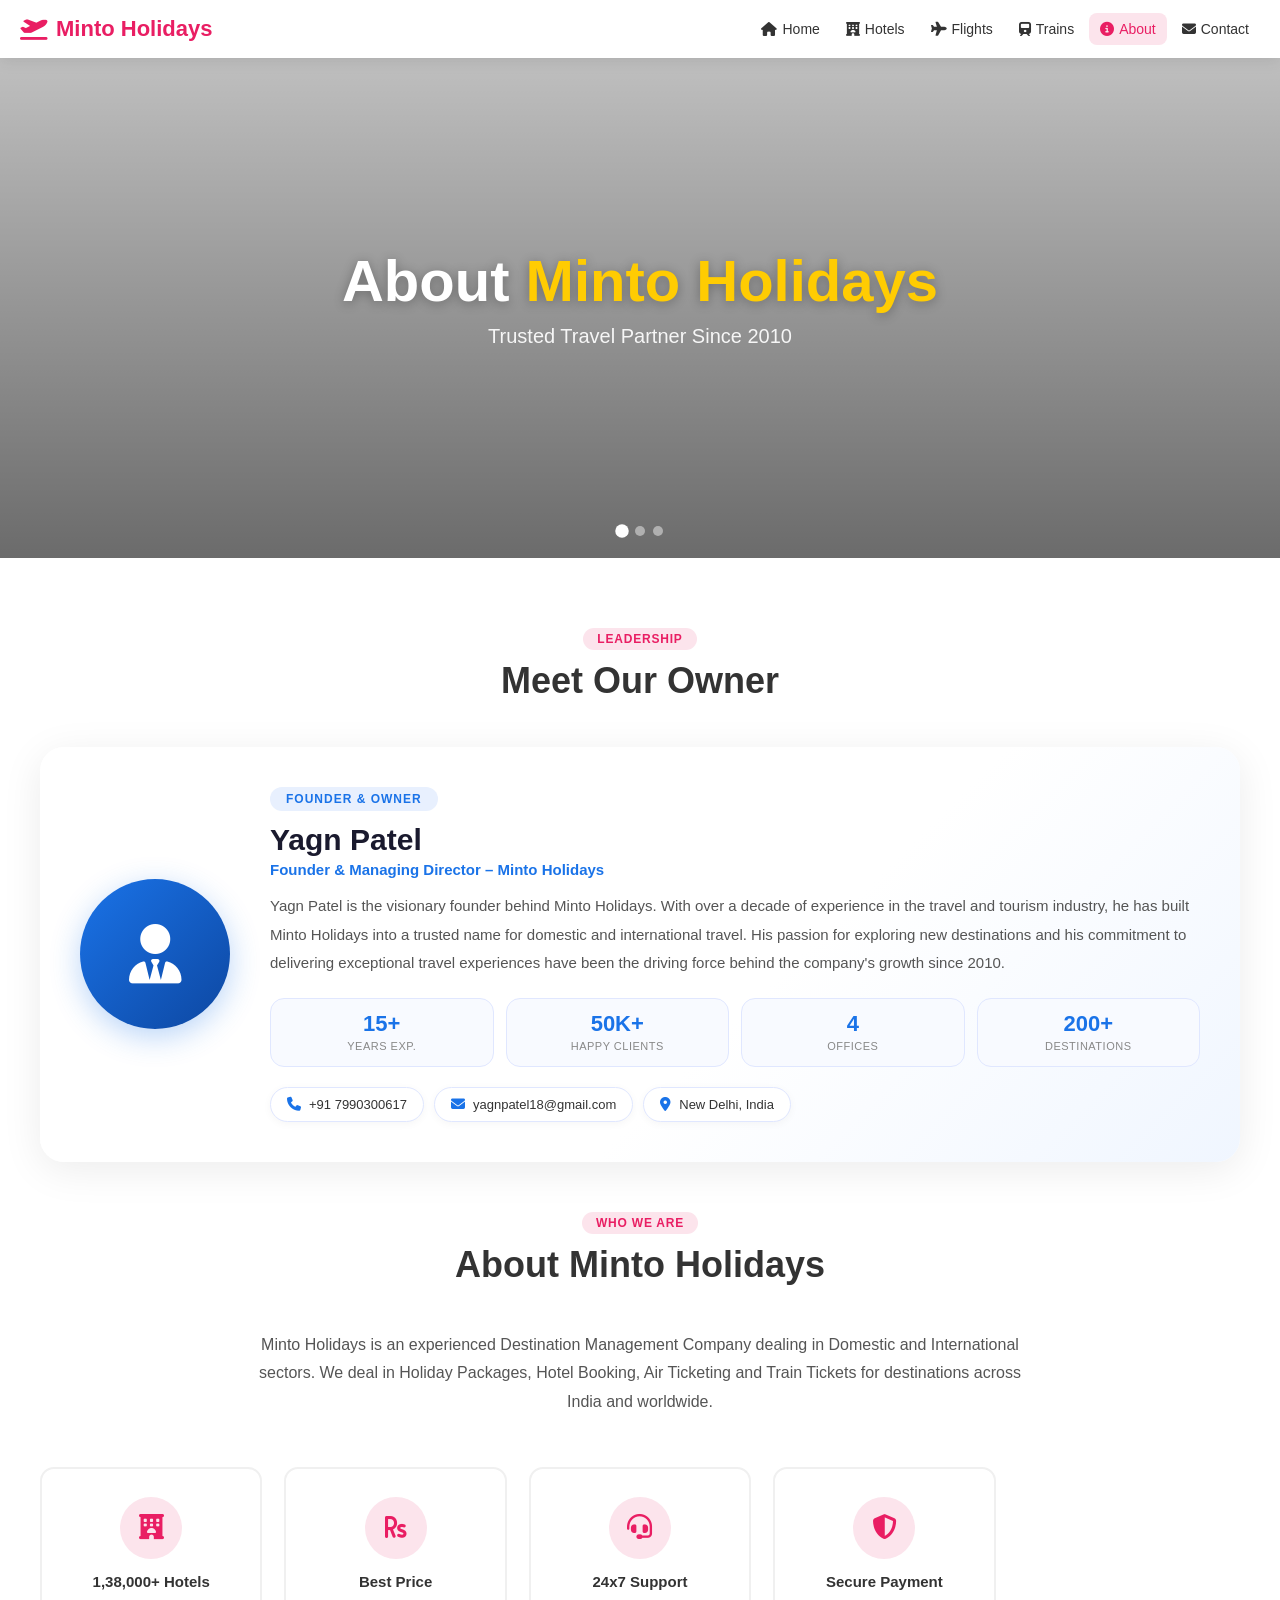
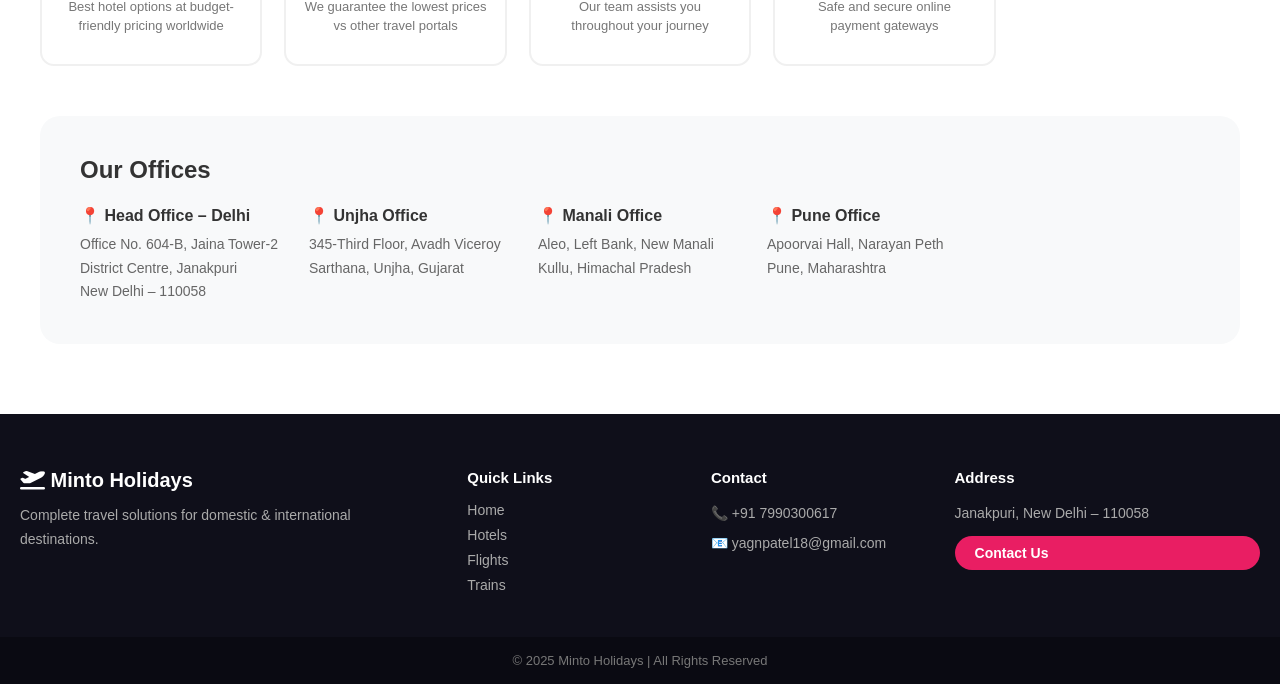
<file: about.html>
<!DOCTYPE html>
<html lang="en">
<head>
<meta charset="UTF-8">
<meta name="viewport" content="width=device-width, initial-scale=1.0">
<title>About – Minto Holidays</title>
<link rel="stylesheet" href="style.css">
<link rel="stylesheet" href="https://cdnjs.cloudflare.com/ajax/libs/font-awesome/6.5.0/css/all.min.css">
<style>
  /* OWNER CARD */
  .owner-section {
    background: linear-gradient(135deg, #fff 60%, #f0f6ff 100%);
    border-radius: 24px;
    padding: 40px;
    margin: 0 0 50px 0;
    box-shadow: 0 8px 40px rgba(0,0,0,0.08);
    display: flex;
    align-items: center;
    gap: 40px;
    flex-wrap: wrap;
  }
  .owner-avatar {
    width: 150px;
    height: 150px;
    border-radius: 50%;
    background: linear-gradient(135deg, #1a73e8, #0d47a1);
    display: flex;
    align-items: center;
    justify-content: center;
    flex-shrink: 0;
    box-shadow: 0 8px 30px rgba(26,115,232,0.3);
    font-size: 60px;
    color: #fff;
  }
  .owner-info { flex: 1; min-width: 200px; }
  .owner-tag {
    display: inline-block;
    background: #e8f0fe;
    color: #1a73e8;
    font-size: 12px;
    font-weight: 600;
    padding: 5px 16px;
    border-radius: 20px;
    margin-bottom: 12px;
    letter-spacing: 1px;
    text-transform: uppercase;
  }
  .owner-info h2 {
    font-size: 30px;
    font-weight: 800;
    color: #1a1a2e;
    margin-bottom: 4px;
  }
  .owner-title {
    color: #1a73e8;
    font-size: 15px;
    font-weight: 600;
    margin-bottom: 14px;
  }
  .owner-info p {
    color: #555;
    font-size: 15px;
    line-height: 1.9;
    margin-bottom: 20px;
  }
  .owner-stats {
    display: grid;
    grid-template-columns: repeat(4, 1fr);
    gap: 12px;
    margin: 20px 0;
  }
  .owner-stat {
    text-align: center;
    background: #f8faff;
    border-radius: 14px;
    padding: 14px 8px;
    border: 1px solid #e0e7ff;
  }
  .owner-stat .num {
    font-size: 22px;
    font-weight: 800;
    color: #1a73e8;
    line-height: 1;
  }
  .owner-stat .lbl {
    font-size: 11px;
    color: #888;
    margin-top: 5px;
    text-transform: uppercase;
    letter-spacing: 0.5px;
  }
  .owner-contacts {
    display: flex;
    gap: 10px;
    flex-wrap: wrap;
    margin-top: 4px;
  }
  .owner-contact-item {
    display: flex;
    align-items: center;
    gap: 8px;
    background: #fff;
    border: 1.5px solid #e0e7ff;
    border-radius: 50px;
    padding: 9px 16px;
    font-size: 13px;
    color: #333;
    font-weight: 500;
    box-shadow: 0 2px 8px rgba(0,0,0,0.04);
  }
  .owner-contact-item i { color: #1a73e8; font-size: 14px; }

  /* MOBILE RESPONSIVE */
  @media (max-width: 600px) {
    .owner-section {
      flex-direction: column;
      padding: 28px 18px;
      gap: 20px;
      text-align: center;
      align-items: center;
    }
    .owner-avatar {
      width: 110px;
      height: 110px;
      font-size: 44px;
    }
    .owner-info h2 { font-size: 22px; }
    .owner-title { font-size: 13px; }
    .owner-info p { font-size: 14px; line-height: 1.7; }
    .owner-stats {
      grid-template-columns: repeat(2, 1fr);
      gap: 10px;
    }
    .owner-contacts {
      justify-content: center;
      gap: 8px;
    }
    .owner-contact-item {
      font-size: 12px;
      padding: 8px 12px;
    }
  }
</style>
</head>
<body>

<header id="hdr">
  <div class="nav">
    <div class="logo"><i class="fas fa-plane-departure"></i> Minto Holidays</div>
    <button class="ham" onclick="toggleMenu()"><i class="fas fa-bars"></i></button>
    <nav class="menu" id="menu">
      <a href="index.html"><i class="fas fa-home"></i> Home</a>
      <a href="hotels.html"><i class="fas fa-hotel"></i> Hotels</a>
      <a href="flights.html"><i class="fas fa-plane"></i> Flights</a>
      <a href="trains.html"><i class="fas fa-train"></i> Trains</a>
      <a href="about.html" class="active"><i class="fas fa-info-circle"></i> About</a>
      <a href="contact.html"><i class="fas fa-envelope"></i> Contact</a>
    </nav>
  </div>
</header>

<div class="hero" style="height:50vh">
  <div class="slides">
    <div class="slide active" style="background-image:url('https://images.unsplash.com/photo-1524492412937-b28074a5d7da?auto=format&fit=crop&w=1600&q=80')"></div>
    <div class="slide" style="background-image:url('/kashmir.jpg')"></div>
    <div class="slide" style="background-image:url('/header.jpg')"></div>
  </div>
  <div class="hero-ov"></div>
  <div class="hero-txt"><h1>About <em>Minto Holidays</em></h1><p>Trusted Travel Partner Since 2010</p></div>
  <div class="dots" id="dots"></div>
</div>

<section>
  <div class="container">

    <!-- ① FOUNDER & OWNER — PEHLE -->
    <div class="sec-head"><span class="sec-tag">Leadership</span><h2>Meet Our Owner</h2></div>
    <div class="owner-section">
      <div class="owner-avatar">
        <i class="fas fa-user-tie"></i>
      </div>
      <div class="owner-info">
        <span class="owner-tag">Founder &amp; Owner</span>
        <h2>Yagn Patel</h2>
        <div class="owner-title">Founder &amp; Managing Director – Minto Holidays</div>
        <p>
          Yagn Patel is the visionary founder behind Minto Holidays. With over a decade of experience in the travel and tourism industry, he has built Minto Holidays into a trusted name for domestic and international travel. His passion for exploring new destinations and his commitment to delivering exceptional travel experiences have been the driving force behind the company's growth since 2010.
        </p>
        <div class="owner-stats">
          <div class="owner-stat"><div class="num">15+</div><div class="lbl">Years Exp.</div></div>
          <div class="owner-stat"><div class="num">50K+</div><div class="lbl">Happy Clients</div></div>
          <div class="owner-stat"><div class="num">4</div><div class="lbl">Offices</div></div>
          <div class="owner-stat"><div class="num">200+</div><div class="lbl">Destinations</div></div>
        </div>
        <div class="owner-contacts">
          <div class="owner-contact-item"><i class="fas fa-phone"></i> +91 7990300617</div>
          <div class="owner-contact-item"><i class="fas fa-envelope"></i> yagnpatel18@gmail.com</div>
          <div class="owner-contact-item"><i class="fas fa-map-marker-alt"></i> New Delhi, India</div>
        </div>
      </div>
    </div>

    <!-- ② WHO WE ARE — BAAD MEIN -->
    <div class="sec-head"><span class="sec-tag">Who We Are</span><h2>About Minto Holidays</h2></div>
    <p style="text-align:center;max-width:800px;margin:0 auto 50px;font-size:16px;line-height:1.8;color:#555">Minto Holidays is an experienced Destination Management Company dealing in Domestic and International sectors. We deal in Holiday Packages, Hotel Booking, Air Ticketing and Train Tickets for destinations across India and worldwide.</p>

    <div class="srv-grid" style="margin-bottom:50px">
      <div class="srv"><div class="srv-ic"><i class="fas fa-hotel"></i></div><h3>1,38,000+ Hotels</h3><p>Best hotel options at budget-friendly pricing worldwide</p></div>
      <div class="srv"><div class="srv-ic"><i class="fas fa-rupee-sign"></i></div><h3>Best Price</h3><p>We guarantee the lowest prices vs other travel portals</p></div>
      <div class="srv"><div class="srv-ic"><i class="fas fa-headset"></i></div><h3>24x7 Support</h3><p>Our team assists you throughout your journey</p></div>
      <div class="srv"><div class="srv-ic"><i class="fas fa-shield-alt"></i></div><h3>Secure Payment</h3><p>Safe and secure online payment gateways</p></div>
    </div>

    <!-- ③ OUR OFFICES -->
    <div style="background:var(--bg);padding:40px;border-radius:20px">
      <h2 style="font-size:24px;margin-bottom:22px">Our Offices</h2>
      <div style="display:grid;grid-template-columns:repeat(auto-fill,minmax(200px,1fr));gap:25px">
        <div><h4>📍 Head Office – Delhi</h4><p style="color:#666;font-size:14px;margin-top:8px;line-height:1.7">Office No. 604-B, Jaina Tower-2<br>District Centre, Janakpuri<br>New Delhi – 110058</p></div>
        <div><h4>📍 Unjha Office</h4><p style="color:#666;font-size:14px;margin-top:8px;line-height:1.7">345-Third Floor, Avadh Viceroy<br>Sarthana, Unjha, Gujarat</p></div>
        <div><h4>📍 Manali Office</h4><p style="color:#666;font-size:14px;margin-top:8px;line-height:1.7">Aleo, Left Bank, New Manali<br>Kullu, Himachal Pradesh</p></div>
        <div><h4>📍 Pune Office</h4><p style="color:#666;font-size:14px;margin-top:8px;line-height:1.7">Apoorvai Hall, Narayan Peth<br>Pune, Maharashtra</p></div>
      </div>
    </div>

  </div>
</section>

<footer>
  <div class="foot-grid">
    <div><div class="foot-logo"><i class="fas fa-plane-departure"></i> Minto Holidays</div><p>Complete travel solutions for domestic &amp; international destinations.</p></div>
    <div><h4>Quick Links</h4><a href="index.html">Home</a><a href="hotels.html">Hotels</a><a href="flights.html">Flights</a><a href="trains.html">Trains</a></div>
    <div><h4>Contact</h4><p>📞 +91 7990300617</p><p>📧 yagnpatel18@gmail.com</p></div>
    <div><h4>Address</h4><p>Janakpuri, New Delhi – 110058</p><a href="contact.html" class="foot-btn">Contact Us</a></div>
  </div>
  <div class="foot-bot">© 2025 Minto Holidays | All Rights Reserved</div>
</footer>

<div class="toast" id="toast"></div>
<script src="main.js"></script>
</body>
</html>
</file>
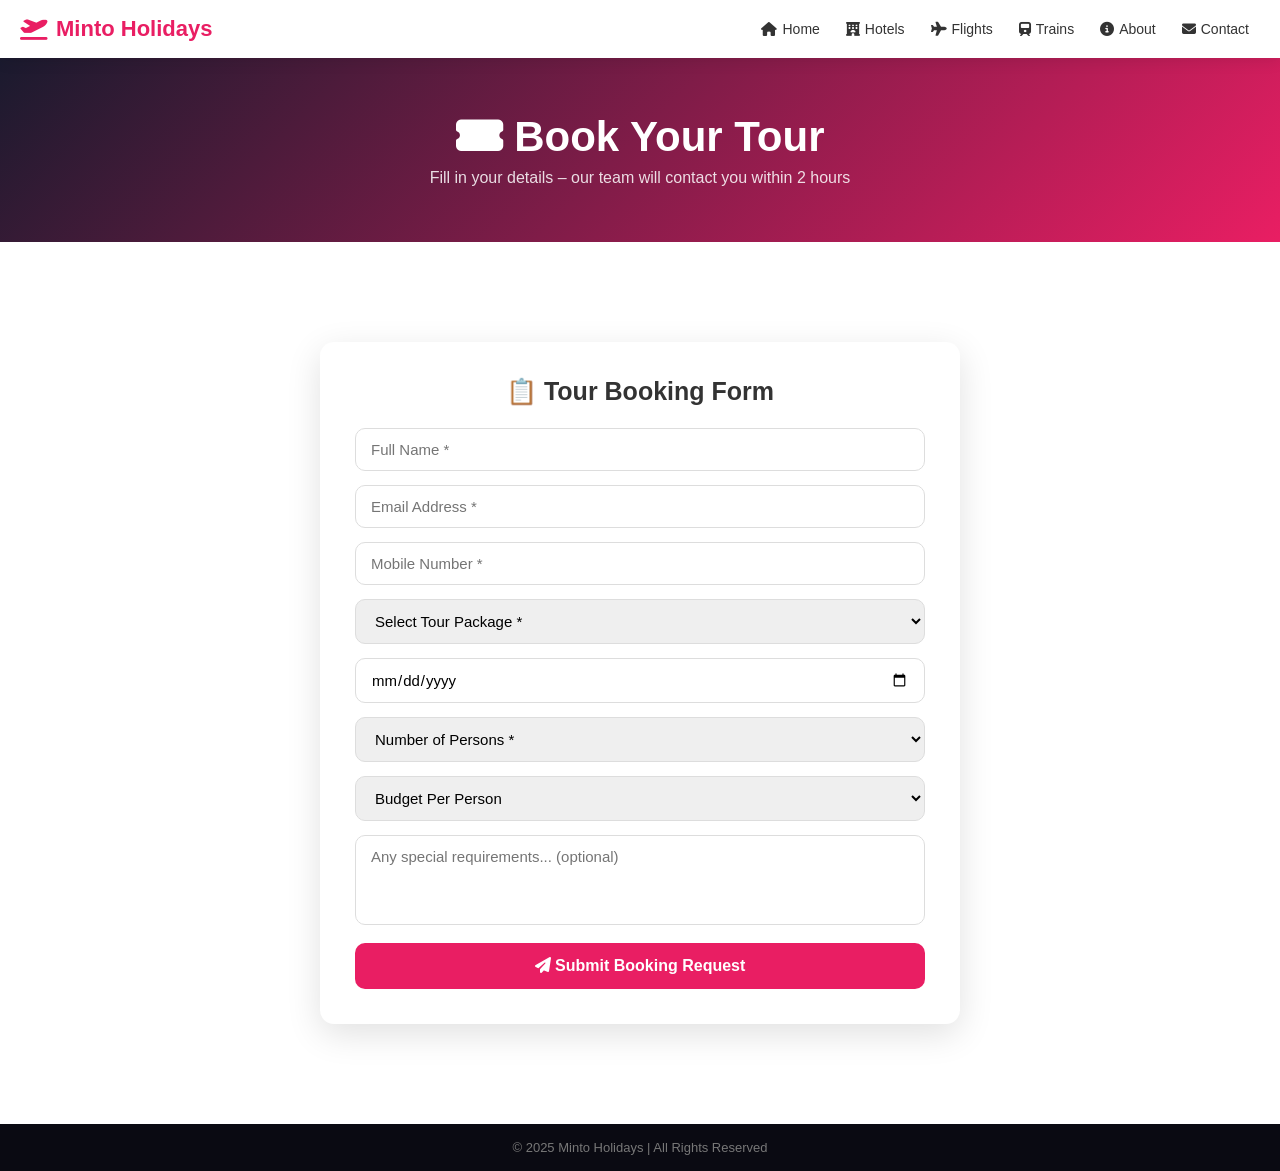
<file: book.html>
<!DOCTYPE html>
<html lang="en">
<head>
<meta charset="UTF-8">
<meta name="viewport" content="width=device-width, initial-scale=1.0">
<title>Book Tour – Minto Holidays</title>
<link rel="stylesheet" href="style.css">
<link rel="stylesheet" href="https://cdnjs.cloudflare.com/ajax/libs/font-awesome/6.5.0/css/all.min.css">
</head>
<body>
<header id="hdr">
  <div class="nav">
    <div class="logo"><i class="fas fa-plane-departure"></i> Minto Holidays</div>
    <button class="ham" onclick="toggleMenu()"><i class="fas fa-bars"></i></button>
    <nav class="menu" id="menu">
      <a href="index.html"><i class="fas fa-home"></i> Home</a>
      <a href="hotels.html"><i class="fas fa-hotel"></i> Hotels</a>
      <a href="flights.html"><i class="fas fa-plane"></i> Flights</a>
      <a href="trains.html"><i class="fas fa-train"></i> Trains</a>
      <a href="about.html"><i class="fas fa-info-circle"></i> About</a>
      <a href="contact.html"><i class="fas fa-envelope"></i> Contact</a>
    </nav>
  </div>
</header>
<div class="pg-head"><h1><i class="fas fa-ticket-alt"></i> Book Your Tour</h1><p>Fill in your details – our team will contact you within 2 hours</p></div>
<section style="padding:50px 20px">
  <div class="bk-wrap">
    <h2>📋 Tour Booking Form</h2>
    <div id="bookForm">
      <input class="ff" type="text" id="b-name" placeholder="Full Name *">
      <input class="ff" type="email" id="b-email" placeholder="Email Address *">
      <input class="ff" type="tel" id="b-phone" placeholder="Mobile Number *">
      <select class="ff" id="b-tour">
        <option value="">Select Tour Package *</option>
        <option>Kashmir Tour – 6D/5N</option><option>Uttarakhand Tour – 4D/3N</option>
        <option>Golden Triangle – 5D/4N</option><option>Thailand Tour – 7D/6N</option>
        <option>Bali Tour – 6D/5N</option><option>Goa Tour – 4D/3N</option>
        <option>Rajasthan Tour – 7D/6N</option><option>Himachal Pradesh – 5D/4N</option>
        <option>Kerala Tour – 6D/5N</option><option>Andaman Tour – 5D/4N</option>
        <option>Custom Package</option>
      </select>
      <input class="ff" type="date" id="b-date">
      <select class="ff" id="b-persons">
        <option value="">Number of Persons *</option>
        <option>1 Person</option><option>2 Persons</option><option>3 Persons</option>
        <option>4 Persons</option><option>5-8 (Group)</option><option>9+ (Group)</option>
      </select>
      <select class="ff" id="b-budget">
        <option value="">Budget Per Person</option>
        <option>₹5,000 – ₹10,000</option><option>₹10,000 – ₹20,000</option>
        <option>₹20,000 – ₹40,000</option><option>₹40,000+</option>
      </select>
      <textarea class="ff" id="b-msg" style="height:90px;resize:none" placeholder="Any special requirements... (optional)"></textarea>
      <button class="sub-btn" onclick="submitBook()"><i class="fas fa-paper-plane"></i> Submit Booking Request</button>
    </div>
    <div class="suc-box" id="bookSuc">
      <div class="ck">✅</div>
      <h3>Booking Request Sent!</h3>
      <p>Our travel expert will call you within 2 hours to confirm your tour.</p>
      <p style="margin-top:12px;font-weight:600">📞 Direct call: +91 7990300617</p>
      <a href="index.html" class="back-btn">Back to Home</a>
    </div>
  </div>
</section>
<div class="toast" id="toast"></div>
<footer><div class="foot-bot">© 2025 Minto Holidays | All Rights Reserved</div></footer>
<script src="main.js"></script>
<script>
const p=new URLSearchParams(window.location.search),tp=p.get('tour');
if(tp){const s=document.getElementById('b-tour');for(let o of s.options)if(o.text.toLowerCase().includes(tp.toLowerCase())){o.selected=true;break;}}
async function submitBook(){
  const n=document.getElementById('b-name').value,e=document.getElementById('b-email').value,ph=document.getElementById('b-phone').value,tr=document.getElementById('b-tour').value;
  if(!n||!ph){toast('Please fill name and mobile number','e');return;}
  if(!tr){toast('Please select a tour package','e');return;}
  try{await fetch('/api/book-tour',{method:'POST',headers:{'Content-Type':'application/json'},body:JSON.stringify({name:n,email:e,phone:ph,tour:tr,travel_date:document.getElementById('b-date').value,persons:document.getElementById('b-persons').value,budget:document.getElementById('b-budget').value,message:document.getElementById('b-msg').value})});}catch(e){}
  document.getElementById('bookForm').style.display='none';
  document.getElementById('bookSuc').style.display='block';
}
</script>
</body>
</html>
</file>
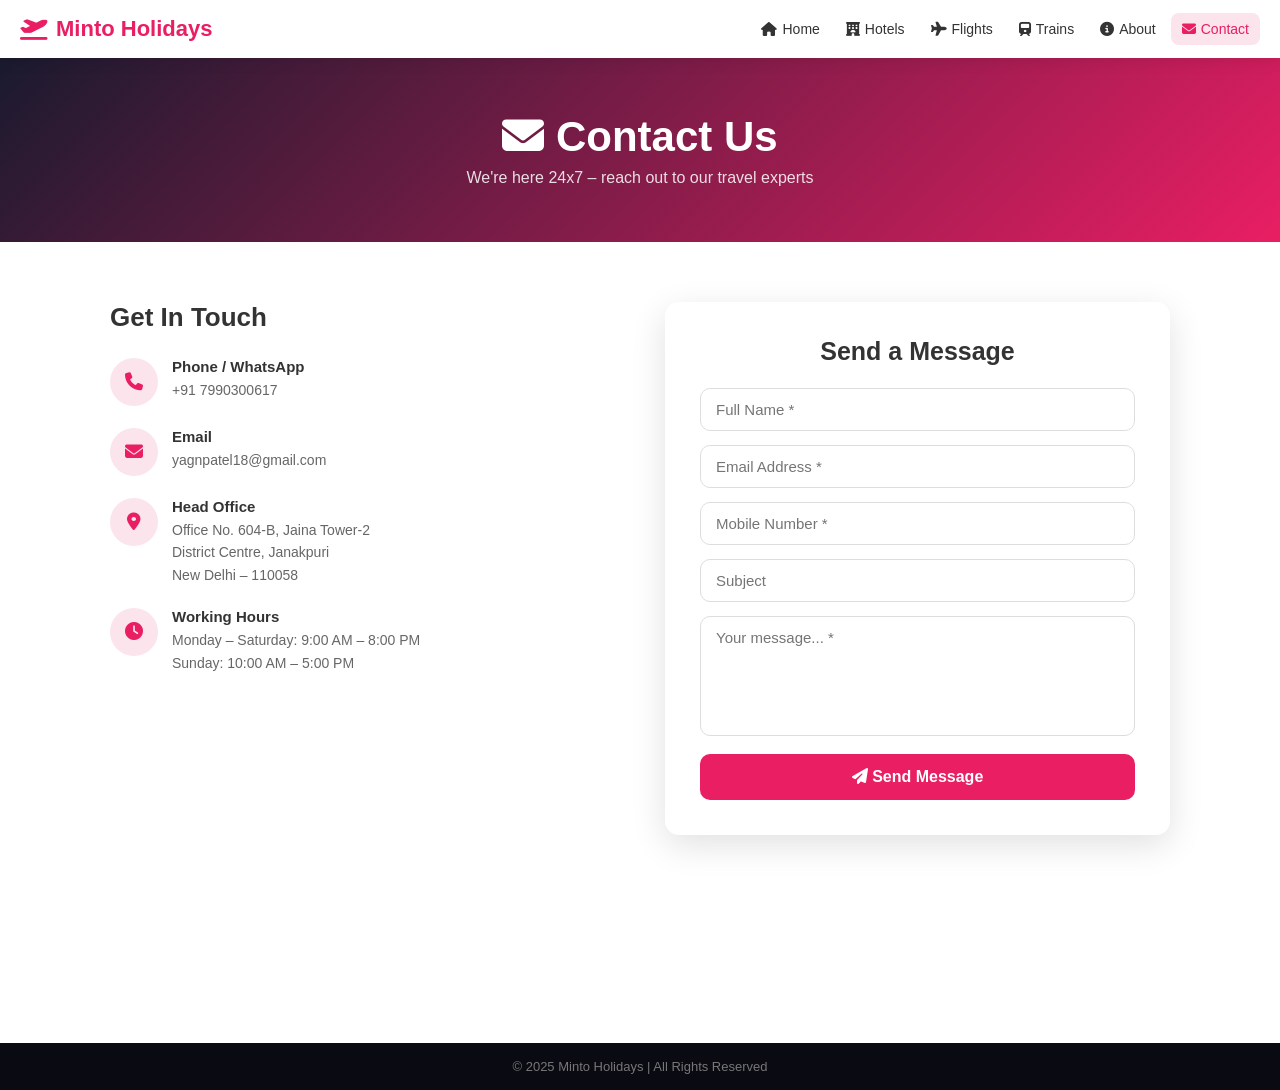
<file: contact.html>
<!DOCTYPE html>
<html lang="en">
<head>
<meta charset="UTF-8">
<meta name="viewport" content="width=device-width, initial-scale=1.0">
<title>Contact – Minto Holidays</title>
<link rel="stylesheet" href="style.css">
<link rel="stylesheet" href="https://cdnjs.cloudflare.com/ajax/libs/font-awesome/6.5.0/css/all.min.css">
</head>
<body>
<header id="hdr">
  <div class="nav">
    <div class="logo"><i class="fas fa-plane-departure"></i> Minto Holidays</div>
    <button class="ham" onclick="toggleMenu()"><i class="fas fa-bars"></i></button>
    <nav class="menu" id="menu">
      <a href="index.html"><i class="fas fa-home"></i> Home</a>
      <a href="hotels.html"><i class="fas fa-hotel"></i> Hotels</a>
      <a href="flights.html"><i class="fas fa-plane"></i> Flights</a>
      <a href="trains.html"><i class="fas fa-train"></i> Trains</a>
      <a href="about.html"><i class="fas fa-info-circle"></i> About</a>
      <a href="contact.html" class="active"><i class="fas fa-envelope"></i> Contact</a>
    </nav>
  </div>
</header>
<div class="pg-head"><h1><i class="fas fa-envelope"></i> Contact Us</h1><p>We're here 24x7 – reach out to our travel experts</p></div>
<section style="padding:60px 20px">
  <div class="con-grid container">
    <div>
      <h2 style="font-size:26px;margin-bottom:25px">Get In Touch</h2>
      <div class="con-item"><div class="con-ic"><i class="fas fa-phone"></i></div><div><h4>Phone / WhatsApp</h4><p>+91 7990300617</p></div></div>
      <div class="con-item"><div class="con-ic"><i class="fas fa-envelope"></i></div><div><h4>Email</h4><p>yagnpatel18@gmail.com</p></div></div>
      <div class="con-item"><div class="con-ic"><i class="fas fa-map-marker-alt"></i></div><div><h4>Head Office</h4><p>Office No. 604-B, Jaina Tower-2<br>District Centre, Janakpuri<br>New Delhi – 110058</p></div></div>
      <div class="con-item"><div class="con-ic"><i class="fas fa-clock"></i></div><div><h4>Working Hours</h4><p>Monday – Saturday: 9:00 AM – 8:00 PM<br>Sunday: 10:00 AM – 5:00 PM</p></div></div>
      <div style="margin-top:25px;border-radius:14px;overflow:hidden">
        <iframe src="https://maps.google.com/maps?q=janakpuri+delhi&t=&z=13&ie=UTF8&iwloc=&output=embed" width="100%" height="280" style="border:0" allowfullscreen loading="lazy"></iframe>
      </div>
    </div>
    <div class="bk-wrap" style="margin:0">
      <h2>Send a Message</h2>
      <div id="cForm">
        <input class="ff" type="text" id="c-name" placeholder="Full Name *">
        <input class="ff" type="email" id="c-email" placeholder="Email Address *">
        <input class="ff" type="tel" id="c-phone" placeholder="Mobile Number *">
        <input class="ff" type="text" id="c-sub" placeholder="Subject">
        <textarea class="ff" id="c-msg" style="height:120px;resize:none" placeholder="Your message... *"></textarea>
        <button class="sub-btn" onclick="submitContact()"><i class="fas fa-paper-plane"></i> Send Message</button>
      </div>
      <div class="suc-box" id="cSuc">
        <div class="ck">✅</div><h3>Message Received!</h3>
        <p>Our team will reply within 24 hours.</p>
        <a href="index.html" class="back-btn">Back to Home</a>
      </div>
    </div>
  </div>
</section>
<div class="toast" id="toast"></div>
<footer><div class="foot-bot">© 2025 Minto Holidays | All Rights Reserved</div></footer>
<script src="main.js"></script>
<script>
async function submitContact(){
  const n=document.getElementById('c-name').value,e=document.getElementById('c-email').value,p=document.getElementById('c-phone').value,m=document.getElementById('c-msg').value;
  if(!n||!e||!p||!m){toast('Please fill all required fields','e');return;}
  try{await fetch('/api/contact',{method:'POST',headers:{'Content-Type':'application/json'},body:JSON.stringify({name:n,email:e,phone:p,subject:document.getElementById('c-sub').value,message:m})});}catch(ex){}
  document.getElementById('cForm').style.display='none';
  document.getElementById('cSuc').style.display='block';
}
</script>
</body>
</html>
</file>
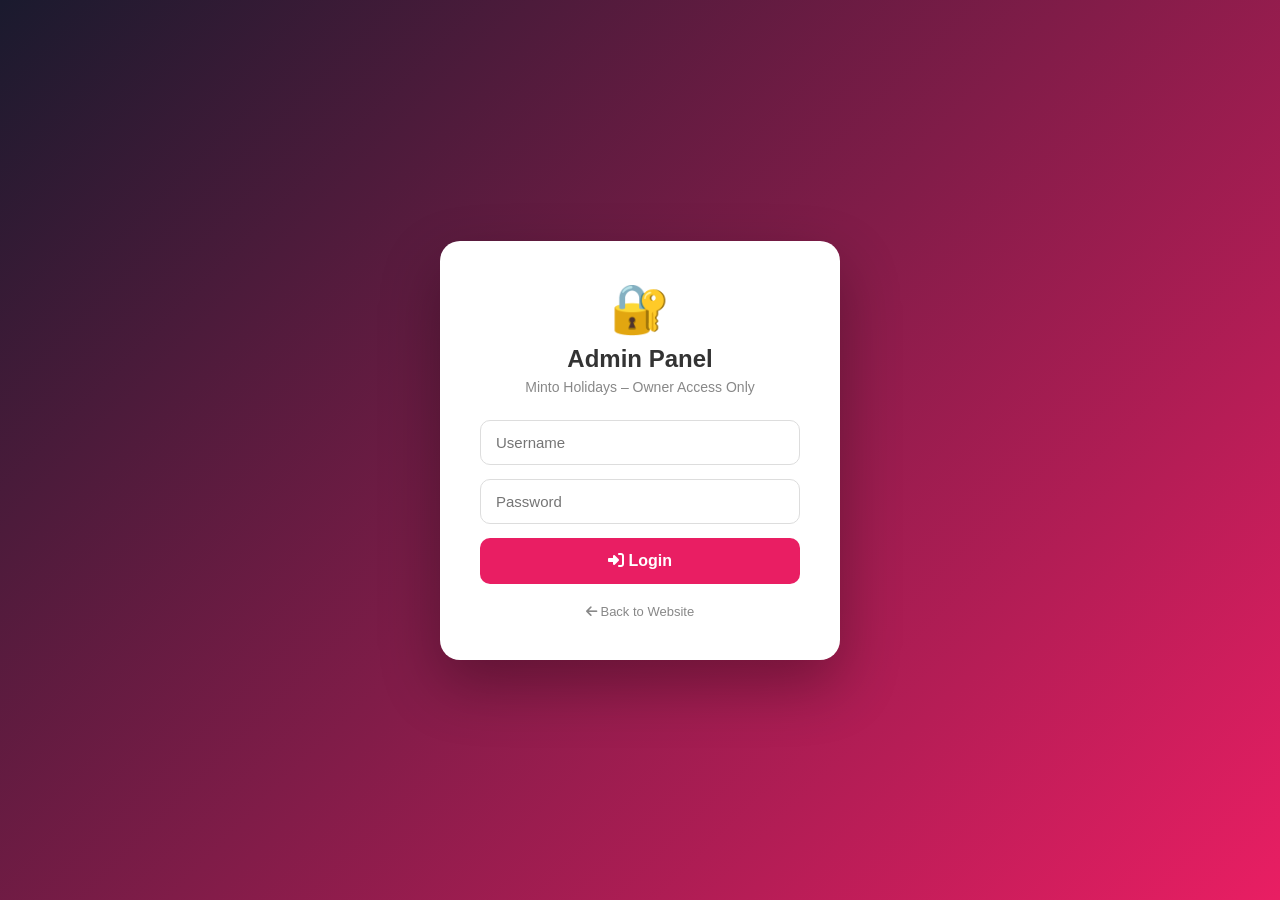
<file: dashboard.html>
<!DOCTYPE html>
<html lang="en">
<head>
<meta charset="UTF-8">
<meta name="viewport" content="width=device-width, initial-scale=1.0">
<title>Admin Dashboard – Minto Holidays</title>
<link rel="stylesheet" href="style.css">
<link rel="stylesheet" href="https://cdnjs.cloudflare.com/ajax/libs/font-awesome/6.5.0/css/all.min.css">
</head>
<body style="background:#f4f6f8;min-height:100vh;">

<!-- Auth check -->
<script>
if(sessionStorage.getItem('minto_admin') !== 'yes'){
  window.location.href = 'login.html';
}
</script>

<div style="background:#1a1a2e;color:#fff;padding:16px 24px;display:flex;justify-content:space-between;align-items:center;position:sticky;top:0;z-index:100;box-shadow:0 2px 15px rgba(0,0,0,.3)">
  <div style="font-size:18px;font-weight:800;display:flex;align-items:center;gap:10px">
    <i class="fas fa-plane-departure" style="color:#e91e63"></i> Minto Holidays &nbsp;<span style="font-size:13px;opacity:.7;font-weight:400">Admin Dashboard</span>
  </div>
  <div style="display:flex;align-items:center;gap:15px">
    <a href="index.html" style="color:rgba(255,255,255,.7);font-size:13px;text-decoration:none"><i class="fas fa-external-link-alt"></i> View Website</a>
    <button class="logout-btn" onclick="logout()"><i class="fas fa-sign-out-alt"></i> Logout</button>
  </div>
</div>

<div class="admin-wrap">

  <!-- STAT CARDS -->
  <div class="stat-cards" id="statCards">
    <div class="stat-card"><h3 id="s-tours">...</h3><p>Tour Bookings</p></div>
    <div class="stat-card" style="border-top-color:#ff9800"><h3 id="s-hotels" style="color:#ff9800">...</h3><p>Hotel Bookings</p></div>
    <div class="stat-card" style="border-top-color:#1565c0"><h3 id="s-flights" style="color:#1565c0">...</h3><p>Flight Bookings</p></div>
    <div class="stat-card" style="border-top-color:#2e7d32"><h3 id="s-trains" style="color:#2e7d32">...</h3><p>Train Bookings</p></div>
    <div class="stat-card" style="border-top-color:#7b1fa2"><h3 id="s-contacts" style="color:#7b1fa2">...</h3><p>Enquiries</p></div>
  </div>

  <!-- TABS -->
  <div class="admin-tabs">
    <button class="adm-tab on" onclick="showAdminTab('tours')"><i class="fas fa-map-marked-alt"></i> Tour Bookings</button>
    <button class="adm-tab" onclick="showAdminTab('hotels')"><i class="fas fa-hotel"></i> Hotel Bookings</button>
    <button class="adm-tab" onclick="showAdminTab('flights')"><i class="fas fa-plane"></i> Flight Bookings</button>
    <button class="adm-tab" onclick="showAdminTab('trains')"><i class="fas fa-train"></i> Train Bookings</button>
    <button class="adm-tab" onclick="showAdminTab('contacts')"><i class="fas fa-envelope"></i> Enquiries</button>
  </div>

  <!-- DATA PANELS -->
  <div id="panel-tours" class="adm-panel">
    <div style="display:flex;justify-content:space-between;align-items:center;margin-bottom:16px">
      <h3 style="font-size:18px;font-weight:700">Tour Bookings</h3>
      <button onclick="exportCSV('tours')" style="background:#e91e63;color:#fff;border:none;padding:8px 16px;border-radius:22px;cursor:pointer;font-size:13px;font-weight:600"><i class="fas fa-download"></i> Export CSV</button>
    </div>
    <div style="overflow-x:auto">
      <table class="data-table" id="tbl-tours">
        <thead><tr><th>#</th><th>Name</th><th>Phone</th><th>Email</th><th>Tour</th><th>Date</th><th>Persons</th><th>Message</th><th>Received</th></tr></thead>
        <tbody id="body-tours"><tr><td colspan="9" class="empty-msg">Loading...</td></tr></tbody>
      </table>
    </div>
  </div>

  <div id="panel-hotels" class="adm-panel" style="display:none">
    <div style="display:flex;justify-content:space-between;align-items:center;margin-bottom:16px">
      <h3 style="font-size:18px;font-weight:700">Hotel Bookings</h3>
      <button onclick="exportCSV('hotels')" style="background:#ff9800;color:#fff;border:none;padding:8px 16px;border-radius:22px;cursor:pointer;font-size:13px;font-weight:600"><i class="fas fa-download"></i> Export CSV</button>
    </div>
    <div style="overflow-x:auto">
      <table class="data-table" id="tbl-hotels">
        <thead><tr><th>#</th><th>Name</th><th>Phone</th><th>Email</th><th>Hotel</th><th>City</th><th>Check-In</th><th>Check-Out</th><th>Room Type</th><th>Received</th></tr></thead>
        <tbody id="body-hotels"><tr><td colspan="10" class="empty-msg">Loading...</td></tr></tbody>
      </table>
    </div>
  </div>

  <div id="panel-flights" class="adm-panel" style="display:none">
    <div style="display:flex;justify-content:space-between;align-items:center;margin-bottom:16px">
      <h3 style="font-size:18px;font-weight:700">Flight Bookings</h3>
      <button onclick="exportCSV('flights')" style="background:#1565c0;color:#fff;border:none;padding:8px 16px;border-radius:22px;cursor:pointer;font-size:13px;font-weight:600"><i class="fas fa-download"></i> Export CSV</button>
    </div>
    <div style="overflow-x:auto">
      <table class="data-table" id="tbl-flights">
        <thead><tr><th>#</th><th>Name</th><th>Phone</th><th>Email</th><th>From</th><th>To</th><th>Date</th><th>Class</th><th>Received</th></tr></thead>
        <tbody id="body-flights"><tr><td colspan="9" class="empty-msg">Loading...</td></tr></tbody>
      </table>
    </div>
  </div>

  <div id="panel-trains" class="adm-panel" style="display:none">
    <div style="display:flex;justify-content:space-between;align-items:center;margin-bottom:16px">
      <h3 style="font-size:18px;font-weight:700">Train Bookings</h3>
      <button onclick="exportCSV('trains')" style="background:#2e7d32;color:#fff;border:none;padding:8px 16px;border-radius:22px;cursor:pointer;font-size:13px;font-weight:600"><i class="fas fa-download"></i> Export CSV</button>
    </div>
    <div style="overflow-x:auto">
      <table class="data-table" id="tbl-trains">
        <thead><tr><th>#</th><th>Name</th><th>Phone</th><th>Email</th><th>From</th><th>To</th><th>Train</th><th>Date</th><th>Class</th><th>Received</th></tr></thead>
        <tbody id="body-trains"><tr><td colspan="10" class="empty-msg">Loading...</td></tr></tbody>
      </table>
    </div>
  </div>

  <div id="panel-contacts" class="adm-panel" style="display:none">
    <div style="display:flex;justify-content:space-between;align-items:center;margin-bottom:16px">
      <h3 style="font-size:18px;font-weight:700">Enquiries / Contact Messages</h3>
      <button onclick="exportCSV('contacts')" style="background:#7b1fa2;color:#fff;border:none;padding:8px 16px;border-radius:22px;cursor:pointer;font-size:13px;font-weight:600"><i class="fas fa-download"></i> Export CSV</button>
    </div>
    <div style="overflow-x:auto">
      <table class="data-table" id="tbl-contacts">
        <thead><tr><th>#</th><th>Name</th><th>Phone</th><th>Email</th><th>Subject</th><th>Message</th><th>Received</th></tr></thead>
        <tbody id="body-contacts"><tr><td colspan="7" class="empty-msg">Loading...</td></tr></tbody>
      </table>
    </div>
  </div>

</div>

<script>
let allData = {tours:[],hotels:[],flights:[],trains:[],contacts:[]};

function logout(){
  sessionStorage.removeItem('minto_admin');
  window.location.href = 'login.html';
}

function showAdminTab(name){
  document.querySelectorAll('.adm-panel').forEach(p => p.style.display='none');
  document.querySelectorAll('.adm-tab').forEach(b => b.classList.remove('on'));
  document.getElementById('panel-'+name).style.display = 'block';
  const idx = {tours:0,hotels:1,flights:2,trains:3,contacts:4}[name];
  document.querySelectorAll('.adm-tab')[idx].classList.add('on');
}

function fmt(dt){ if(!dt) return '–'; try{ return new Date(dt).toLocaleString('en-IN'); }catch(e){ return dt; } }
function v(x){ return x||'–'; }

async function loadData(){
  try{
    const r = await fetch('/api/admin/data');
    if(!r.ok) throw new Error();
    const d = await r.json();
    allData = d;
    renderAll(d);
  }catch(e){
    // Demo mode – show empty tables with message
    renderAll({tours:[],hotels:[],flights:[],trains:[],contacts:[]});
    document.querySelectorAll('.empty-msg').forEach(el => el.textContent = '📭 No bookings yet. When customers book, data will appear here.');
  }
}

function renderAll(d){
  document.getElementById('s-tours').textContent    = d.tours?.length    || 0;
  document.getElementById('s-hotels').textContent   = d.hotels?.length   || 0;
  document.getElementById('s-flights').textContent  = d.flights?.length  || 0;
  document.getElementById('s-trains').textContent   = d.trains?.length   || 0;
  document.getElementById('s-contacts').textContent = d.contacts?.length || 0;

  const rb = (id, rows) => {
    const b = document.getElementById(id);
    if(!rows||!rows.length){ b.innerHTML='<tr><td colspan="20" class="empty-msg">📭 No records yet</td></tr>'; return; }
    b.innerHTML = rows.map((r,i) => buildRow(id,r,i)).join('');
  };

  rb('body-tours',    d.tours);
  rb('body-hotels',   d.hotels);
  rb('body-flights',  d.flights);
  rb('body-trains',   d.trains);
  rb('body-contacts', d.contacts);
}

function buildRow(tableId, r, i){
  const n = i+1;
  if(tableId==='body-tours')
    return `<tr><td>${n}</td><td><strong>${v(r.name)}</strong></td><td>${v(r.phone)}</td><td>${v(r.email)}</td><td>${v(r.tour)}</td><td>${v(r.travel_date)}</td><td>${v(r.persons)}</td><td style="max-width:200px;white-space:nowrap;overflow:hidden;text-overflow:ellipsis">${v(r.message)}</td><td>${fmt(r.created_at)}</td></tr>`;
  if(tableId==='body-hotels')
    return `<tr><td>${n}</td><td><strong>${v(r.name)}</strong></td><td>${v(r.phone)}</td><td>${v(r.email)}</td><td>${v(r.hotel_name)}</td><td>${v(r.city)}</td><td>${v(r.check_in)}</td><td>${v(r.check_out)}</td><td>${v(r.room_type)}</td><td>${fmt(r.created_at)}</td></tr>`;
  if(tableId==='body-flights')
    return `<tr><td>${n}</td><td><strong>${v(r.name)}</strong></td><td>${v(r.phone)}</td><td>${v(r.email)}</td><td>${v(r.from_city)}</td><td>${v(r.to_city)}</td><td>${v(r.departure_date)}</td><td>${v(r.class_type)}</td><td>${fmt(r.created_at)}</td></tr>`;
  if(tableId==='body-trains')
    return `<tr><td>${n}</td><td><strong>${v(r.name)}</strong></td><td>${v(r.phone)}</td><td>${v(r.email)}</td><td>${v(r.from_station)}</td><td>${v(r.to_station)}</td><td>${v(r.train_name)}</td><td>${v(r.travel_date)}</td><td>${v(r.class_type)}</td><td>${fmt(r.created_at)}</td></tr>`;
  if(tableId==='body-contacts')
    return `<tr><td>${n}</td><td><strong>${v(r.name)}</strong></td><td>${v(r.phone)}</td><td>${v(r.email)}</td><td>${v(r.subject)}</td><td style="max-width:250px;white-space:nowrap;overflow:hidden;text-overflow:ellipsis">${v(r.message)}</td><td>${fmt(r.created_at)}</td></tr>`;
  return '';
}

function exportCSV(type){
  const data = allData[type]||[];
  if(!data.length){ alert('No data to export yet.'); return; }
  const keys = Object.keys(data[0]).filter(k=>k!=='_id');
  const rows = [keys.join(','), ...data.map(r => keys.map(k=>`"${(r[k]||'').toString().replace(/"/g,'""')}"`).join(','))];
  const blob = new Blob([rows.join('\n')], {type:'text/csv'});
  const a = document.createElement('a');
  a.href = URL.createObjectURL(blob);
  a.download = `minto_${type}_${new Date().toISOString().split('T')[0]}.csv`;
  a.click();
}

// Auto-refresh every 30 seconds
loadData();
setInterval(loadData, 30000);
</script>
</body>
</html>
</file>
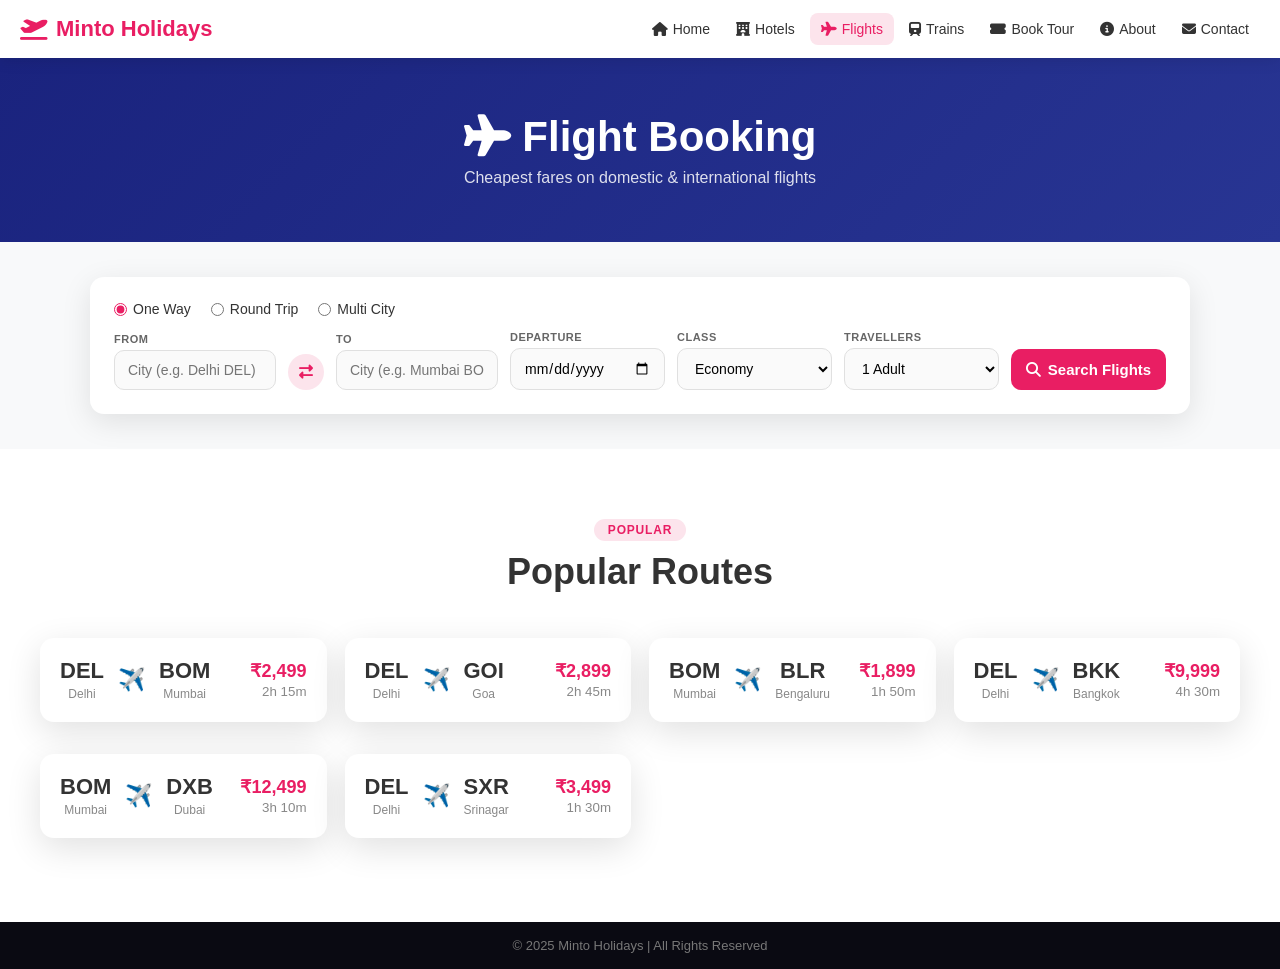
<file: flights.html>
<!DOCTYPE html>
<html lang="en">
<head>
<meta charset="UTF-8">
<meta name="viewport" content="width=device-width, initial-scale=1.0">
<title>Flight Booking – Minto Holidays</title>
<link rel="stylesheet" href="style.css">
<link rel="stylesheet" href="https://cdnjs.cloudflare.com/ajax/libs/font-awesome/6.5.0/css/all.min.css">
</head>
<body>
<header id="hdr">
  <div class="nav">
    <div class="logo"><i class="fas fa-plane-departure"></i> Minto Holidays</div>
    <button class="ham" onclick="toggleMenu()"><i class="fas fa-bars"></i></button>
    <nav class="menu" id="menu">
      <a href="index.html"><i class="fas fa-home"></i> Home</a>
      <a href="hotels.html"><i class="fas fa-hotel"></i> Hotels</a>
      <a href="flights.html" class="active"><i class="fas fa-plane"></i> Flights</a>
      <a href="trains.html"><i class="fas fa-train"></i> Trains</a>
      <a href="book.html"><i class="fas fa-ticket-alt"></i> Book Tour</a>
      <a href="about.html"><i class="fas fa-info-circle"></i> About</a>
      <a href="contact.html"><i class="fas fa-envelope"></i> Contact</a>
    </nav>
  </div>
</header>
<div class="pg-head" style="background:linear-gradient(135deg,#1a237e,#283593)"><h1><i class="fas fa-plane"></i> Flight Booking</h1><p>Cheapest fares on domestic &amp; international flights</p></div>
<section style="padding:35px 20px;background:#f8f9fa">
  <div style="max-width:1100px;margin:auto;background:#fff;border-radius:14px;padding:24px;box-shadow:0 8px 30px rgba(0,0,0,.1)">
    <div class="trip-row" style="margin-bottom:14px">
      <label><input type="radio" name="ftrip" value="one" checked onchange="toggleRet(this)"> One Way</label>
      <label><input type="radio" name="ftrip" value="round" onchange="toggleRet(this)"> Round Trip</label>
      <label><input type="radio" name="ftrip" value="multi" onchange="toggleRet(this)"> Multi City</label>
    </div>
    <div class="frow">
      <div class="fg" style="flex:2"><label>From</label><input type="text" id="ff" placeholder="City (e.g. Delhi DEL)"></div>
      <div class="fg-swap"><button class="swap-btn" onclick="swapFlights()"><i class="fas fa-exchange-alt"></i></button></div>
      <div class="fg" style="flex:2"><label>To</label><input type="text" id="ft" placeholder="City (e.g. Mumbai BOM)"></div>
      <div class="fg"><label>Departure</label><input type="date" id="fd"></div>
      <div class="fg" id="retGrp" style="display:none"><label>Return</label><input type="date" id="fr"></div>
      <div class="fg"><label>Class</label><select id="fc"><option>Economy</option><option>Business</option><option>First Class</option></select></div>
      <div class="fg"><label>Travellers</label><select><option>1 Adult</option><option>2 Adults</option><option>3 Adults</option><option>2A+1 Child</option></select></div>
      <div class="fg"><button class="sbtn" onclick="doSearchF()"><i class="fas fa-search"></i> Search Flights</button></div>
    </div>
  </div>
</section>
<div id="results-area" style="max-width:900px;margin:0 auto;padding:0 20px"></div>
<section>
  <div class="container">
    <div class="sec-head"><span class="sec-tag">Popular</span><h2>Popular Routes</h2></div>
    <div style="display:grid;grid-template-columns:repeat(auto-fill,minmax(250px,1fr));gap:18px">
      <div class="f-card" onclick="prefillF('Delhi (DEL)','Mumbai (BOM)')"><div class="f-route"><div class="f-city"><strong>DEL</strong><small>Delhi</small></div><div class="f-arrow">✈️</div><div class="f-city"><strong>BOM</strong><small>Mumbai</small></div></div><div style="text-align:right"><div class="res-price">₹2,499</div><small style="color:#888">2h 15m</small></div></div>
      <div class="f-card" onclick="prefillF('Delhi (DEL)','Goa (GOI)')"><div class="f-route"><div class="f-city"><strong>DEL</strong><small>Delhi</small></div><div class="f-arrow">✈️</div><div class="f-city"><strong>GOI</strong><small>Goa</small></div></div><div style="text-align:right"><div class="res-price">₹2,899</div><small style="color:#888">2h 45m</small></div></div>
      <div class="f-card" onclick="prefillF('Mumbai (BOM)','Bengaluru (BLR)')"><div class="f-route"><div class="f-city"><strong>BOM</strong><small>Mumbai</small></div><div class="f-arrow">✈️</div><div class="f-city"><strong>BLR</strong><small>Bengaluru</small></div></div><div style="text-align:right"><div class="res-price">₹1,899</div><small style="color:#888">1h 50m</small></div></div>
      <div class="f-card" onclick="prefillF('Delhi (DEL)','Bangkok (BKK)')"><div class="f-route"><div class="f-city"><strong>DEL</strong><small>Delhi</small></div><div class="f-arrow">✈️</div><div class="f-city"><strong>BKK</strong><small>Bangkok</small></div></div><div style="text-align:right"><div class="res-price">₹9,999</div><small style="color:#888">4h 30m</small></div></div>
      <div class="f-card" onclick="prefillF('Mumbai (BOM)','Dubai (DXB)')"><div class="f-route"><div class="f-city"><strong>BOM</strong><small>Mumbai</small></div><div class="f-arrow">✈️</div><div class="f-city"><strong>DXB</strong><small>Dubai</small></div></div><div style="text-align:right"><div class="res-price">₹12,499</div><small style="color:#888">3h 10m</small></div></div>
      <div class="f-card" onclick="prefillF('Delhi (DEL)','Srinagar (SXR)')"><div class="f-route"><div class="f-city"><strong>DEL</strong><small>Delhi</small></div><div class="f-arrow">✈️</div><div class="f-city"><strong>SXR</strong><small>Srinagar</small></div></div><div style="text-align:right"><div class="res-price">₹3,499</div><small style="color:#888">1h 30m</small></div></div>
    </div>
  </div>
</section>
<div class="modal" id="fModal">
  <div class="modal-box" style="max-width:480px">
    <button class="modal-close" onclick="document.getElementById('fModal').classList.remove('show')"><i class="fas fa-times"></i></button>
    <h3 id="fModalTitle">✈️ Book Flight</h3>
    <div id="fForm"><div class="mform">
      <input type="text" id="fm-name" placeholder="Full Name *">
      <input type="email" id="fm-email" placeholder="Email Address">
      <input type="tel" id="fm-phone" placeholder="Mobile Number *">
      <input type="hidden" id="fm-detail">
      <button class="sbtn" onclick="submitFlight()">✅ Confirm Flight Booking</button>
    </div></div>
    <div id="fSuccess" style="display:none;text-align:center;padding:25px"><div style="font-size:55px;margin-bottom:14px">✈️</div><h3 style="color:#1565c0;margin-bottom:8px">Flight Booked!</h3><p>Ticket details will be emailed within 30 minutes.</p></div>
  </div>
</div>
<div class="toast" id="toast"></div>
<footer><div class="foot-bot">© 2025 Minto Holidays | All Rights Reserved</div></footer>
<script src="main.js"></script>
<script>
function toggleRet(r){const g=document.getElementById('retGrp');if(g)g.style.display=r.value==='round'?'block':'none';}
function prefillF(f,t){document.getElementById('ff').value=f;document.getElementById('ft').value=t;window.scrollTo({top:0,behavior:'smooth'});}
function doSearchF(){
  const fr=document.getElementById('ff').value,to=document.getElementById('ft').value,dt=document.getElementById('fd').value,cl=document.getElementById('fc').value;
  if(!fr||!to){toast('Please enter departure and destination','e');return;}
  if(!dt){toast('Please select a date','e');return;}
  const al=[{n:'IndiGo 6E-124',dep:'06:00',arr:'08:15',dur:'2h 15m',p:'₹3,249',st:'Non-Stop'},{n:'Air India AI-864',dep:'08:30',arr:'10:50',dur:'2h 20m',p:'₹3,849',st:'Non-Stop'},{n:'SpiceJet SG-117',dep:'11:00',arr:'13:30',dur:'2h 30m',p:'₹2,899',st:'Non-Stop'},{n:'Vistara UK-812',dep:'14:45',arr:'17:05',dur:'2h 20m',p:'₹4,499',st:'Non-Stop'},{n:'GoAir G8-219',dep:'18:00',arr:'21:30',dur:'3h 30m',p:'₹2,349',st:'1 Stop'}];
  let h=`<h3 style="margin-bottom:16px">✈️ ${fr} → ${to} | ${dt} | ${cl}</h3>`;
  al.forEach(a=>{h+=`<div class="f-card" style="margin-bottom:14px"><div><h4>✈️ ${a.n}</h4><p class="f-det">${a.dep} → ${a.arr} | ${a.dur} | <span class="avail">${a.st}</span></p></div><div style="text-align:right"><div class="res-price">${a.p}</div><small style="color:#888">per person</small><br><button class="bk-btn" style="margin-top:8px" onclick="openFlight('${a.n} | ${fr} to ${to}')">Book Now</button></div></div>`;});
  const ra=document.getElementById('results-area');
  ra.innerHTML=`<div style="background:#fff;border-radius:14px;padding:24px;margin:20px 0;box-shadow:0 8px 30px rgba(0,0,0,.1)">${h}</div>`;
  ra.scrollIntoView({behavior:'smooth'});
}
function openFlight(det){document.getElementById('fm-detail').value=det;document.getElementById('fModalTitle').textContent='✈️ '+det;document.getElementById('fForm').style.display='block';document.getElementById('fSuccess').style.display='none';document.getElementById('fModal').classList.add('show');}
async function submitFlight(){
  const n=document.getElementById('fm-name').value,p=document.getElementById('fm-phone').value;
  if(!n||!p){toast('Please fill name and mobile number','e');return;}
  const det=document.getElementById('fm-detail').value.split('|');
  try{await fetch('/api/book-flight',{method:'POST',headers:{'Content-Type':'application/json'},body:JSON.stringify({name:n,email:document.getElementById('fm-email').value,phone:p,from_city:det[1]||'',to_city:det[2]||'',departure_date:document.getElementById('fd').value,class_type:document.getElementById('fc').value})});}catch(e){}
  document.getElementById('fForm').style.display='none';document.getElementById('fSuccess').style.display='block';
}
</script>
</body>
</html>
</file>
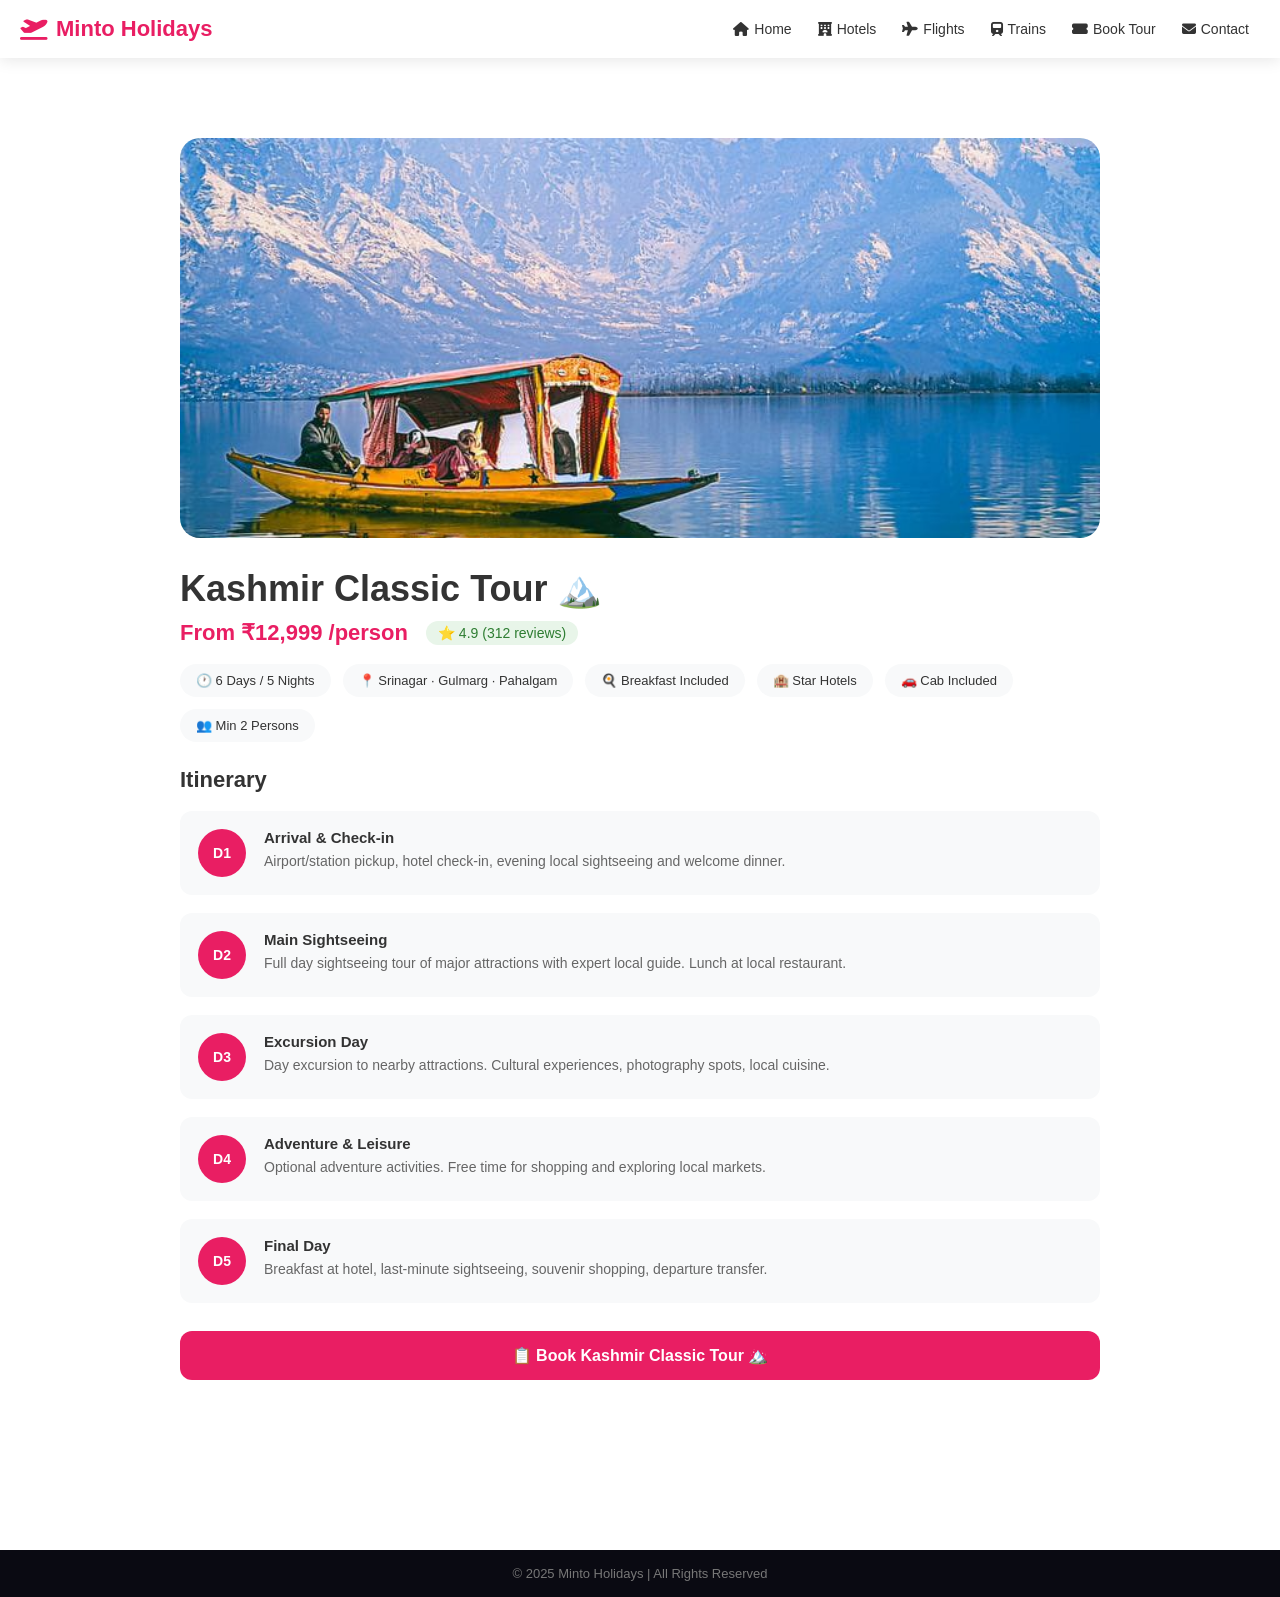
<file: kashmir.html>
<!DOCTYPE html>
<html lang="en">
<head>
<meta charset="UTF-8">
<meta name="viewport" content="width=device-width, initial-scale=1.0">
<title>Kashmir Classic Tour 🏔️ – Minto Holidays</title>
<link rel="stylesheet" href="style.css">
<link rel="stylesheet" href="https://cdnjs.cloudflare.com/ajax/libs/font-awesome/6.5.0/css/all.min.css">
</head>
<body>
<header id="hdr">
  <div class="nav">
    <div class="logo"><i class="fas fa-plane-departure"></i> Minto Holidays</div>
    <button class="ham" onclick="toggleMenu()"><i class="fas fa-bars"></i></button>
    <nav class="menu" id="menu">
      <a href="index.html"><i class="fas fa-home"></i> Home</a>
      <a href="hotels.html"><i class="fas fa-hotel"></i> Hotels</a>
      <a href="flights.html"><i class="fas fa-plane"></i> Flights</a>
      <a href="trains.html"><i class="fas fa-train"></i> Trains</a>
      <a href="book.html"><i class="fas fa-ticket-alt"></i> Book Tour</a>
      <a href="contact.html"><i class="fas fa-envelope"></i> Contact</a>
    </nav>
  </div>
</header>
<section style="padding:30px 20px 60px">
  <div class="t-detail">
    <div class="t-hero">
      <img src="kashmir.jpg" alt="Kashmir Classic Tour 🏔️" onerror="this.src='https://images.unsplash.com/photo-1548013146-72479768bada?auto=format&fit=crop&w=960&q=80'">
    </div>
    <div class="t-info">
      <h1>Kashmir Classic Tour 🏔️</h1>
      <div class="t-price-row">
        <span class="t-price">From ₹12,999 /person</span>
        <span style="background:#e8f5e9;color:#2e7d32;padding:4px 12px;border-radius:15px;font-size:14px">⭐ 4.9 (312 reviews)</span>
      </div>
      <div class="t-hl">
        <div class="hl">🕐 6 Days / 5 Nights</div>
        <div class="hl">📍 Srinagar · Gulmarg · Pahalgam</div>
        <div class="hl">🍳 Breakfast Included</div>
        <div class="hl">🏨 Star Hotels</div>
        <div class="hl">🚗 Cab Included</div>
        <div class="hl">👥 Min 2 Persons</div>
      </div>
      <div class="itinerary">
        <h2>Itinerary</h2>
        <div id="days">
          <div class="day"><div class="day-n">D1</div><div class="day-c"><h4>Arrival &amp; Check-in</h4><p>Airport/station pickup, hotel check-in, evening local sightseeing and welcome dinner.</p></div></div>
          <div class="day"><div class="day-n">D2</div><div class="day-c"><h4>Main Sightseeing</h4><p>Full day sightseeing tour of major attractions with expert local guide. Lunch at local restaurant.</p></div></div>
          <div class="day"><div class="day-n">D3</div><div class="day-c"><h4>Excursion Day</h4><p>Day excursion to nearby attractions. Cultural experiences, photography spots, local cuisine.</p></div></div>
          <div class="day"><div class="day-n">D4</div><div class="day-c"><h4>Adventure &amp; Leisure</h4><p>Optional adventure activities. Free time for shopping and exploring local markets.</p></div></div>
          <div class="day"><div class="day-n">D5</div><div class="day-c"><h4>Final Day</h4><p>Breakfast at hotel, last-minute sightseeing, souvenir shopping, departure transfer.</p></div></div>
        </div>
      </div>
      <a href="book.html?tour=Kashmir" class="bk-tour">📋 Book Kashmir Classic Tour 🏔️</a>
    </div>
  </div>
</section>
<footer><div class="foot-bot">© 2025 Minto Holidays | All Rights Reserved</div></footer>
<div class="toast" id="toast"></div>
<script src="main.js"></script>
</body>
</html>
</file>
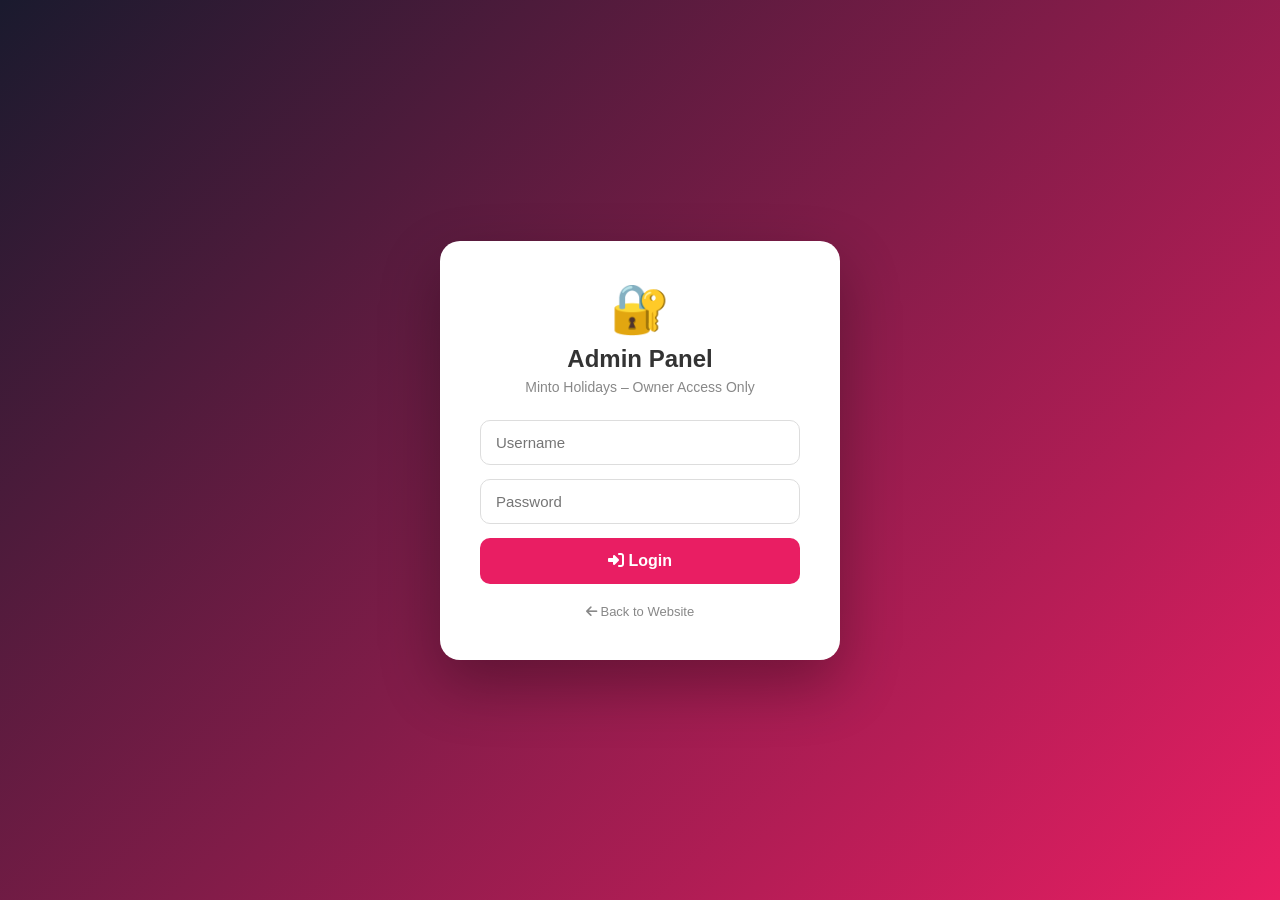
<file: login.html>
<!DOCTYPE html>
<html lang="en">
<head>
<meta charset="UTF-8">
<meta name="viewport" content="width=device-width, initial-scale=1.0">
<title>Admin Login – Minto Holidays</title>
<link rel="stylesheet" href="style.css">
<link rel="stylesheet" href="https://cdnjs.cloudflare.com/ajax/libs/font-awesome/6.5.0/css/all.min.css">
</head>
<body>
<div class="login-page">
  <div class="login-box">
    <div style="text-align:center;margin-bottom:20px">
      <div style="font-size:48px;margin-bottom:8px">🔐</div>
      <h2>Admin Panel</h2>
      <p>Minto Holidays – Owner Access Only</p>
    </div>
    <input type="text" id="uname" placeholder="Username" autocomplete="off">
    <input type="password" id="upass" placeholder="Password" onkeydown="if(event.key==='Enter')doLogin()">
    <button class="login-btn" onclick="doLogin()"><i class="fas fa-sign-in-alt"></i> Login</button>
    <div class="login-err" id="lerr">❌ Wrong username or password</div>
    <div style="text-align:center;margin-top:18px">
      <a href="index.html" style="color:#888;font-size:13px"><i class="fas fa-arrow-left"></i> Back to Website</a>
    </div>
  </div>
</div>
<script>
// Default credentials — change in server.py
const ADMIN_USER = 'minto';
const ADMIN_PASS = 'minto2025';

function doLogin(){
  const u = document.getElementById('uname').value.trim();
  const p = document.getElementById('upass').value;
  if(u === ADMIN_USER && p === ADMIN_PASS){
    sessionStorage.setItem('minto_admin','yes');
    window.location.href = 'dashboard.html';
  } else {
    document.getElementById('lerr').style.display = 'block';
    document.getElementById('upass').value = '';
  }
}
</script>
</body>
</html>
</file>
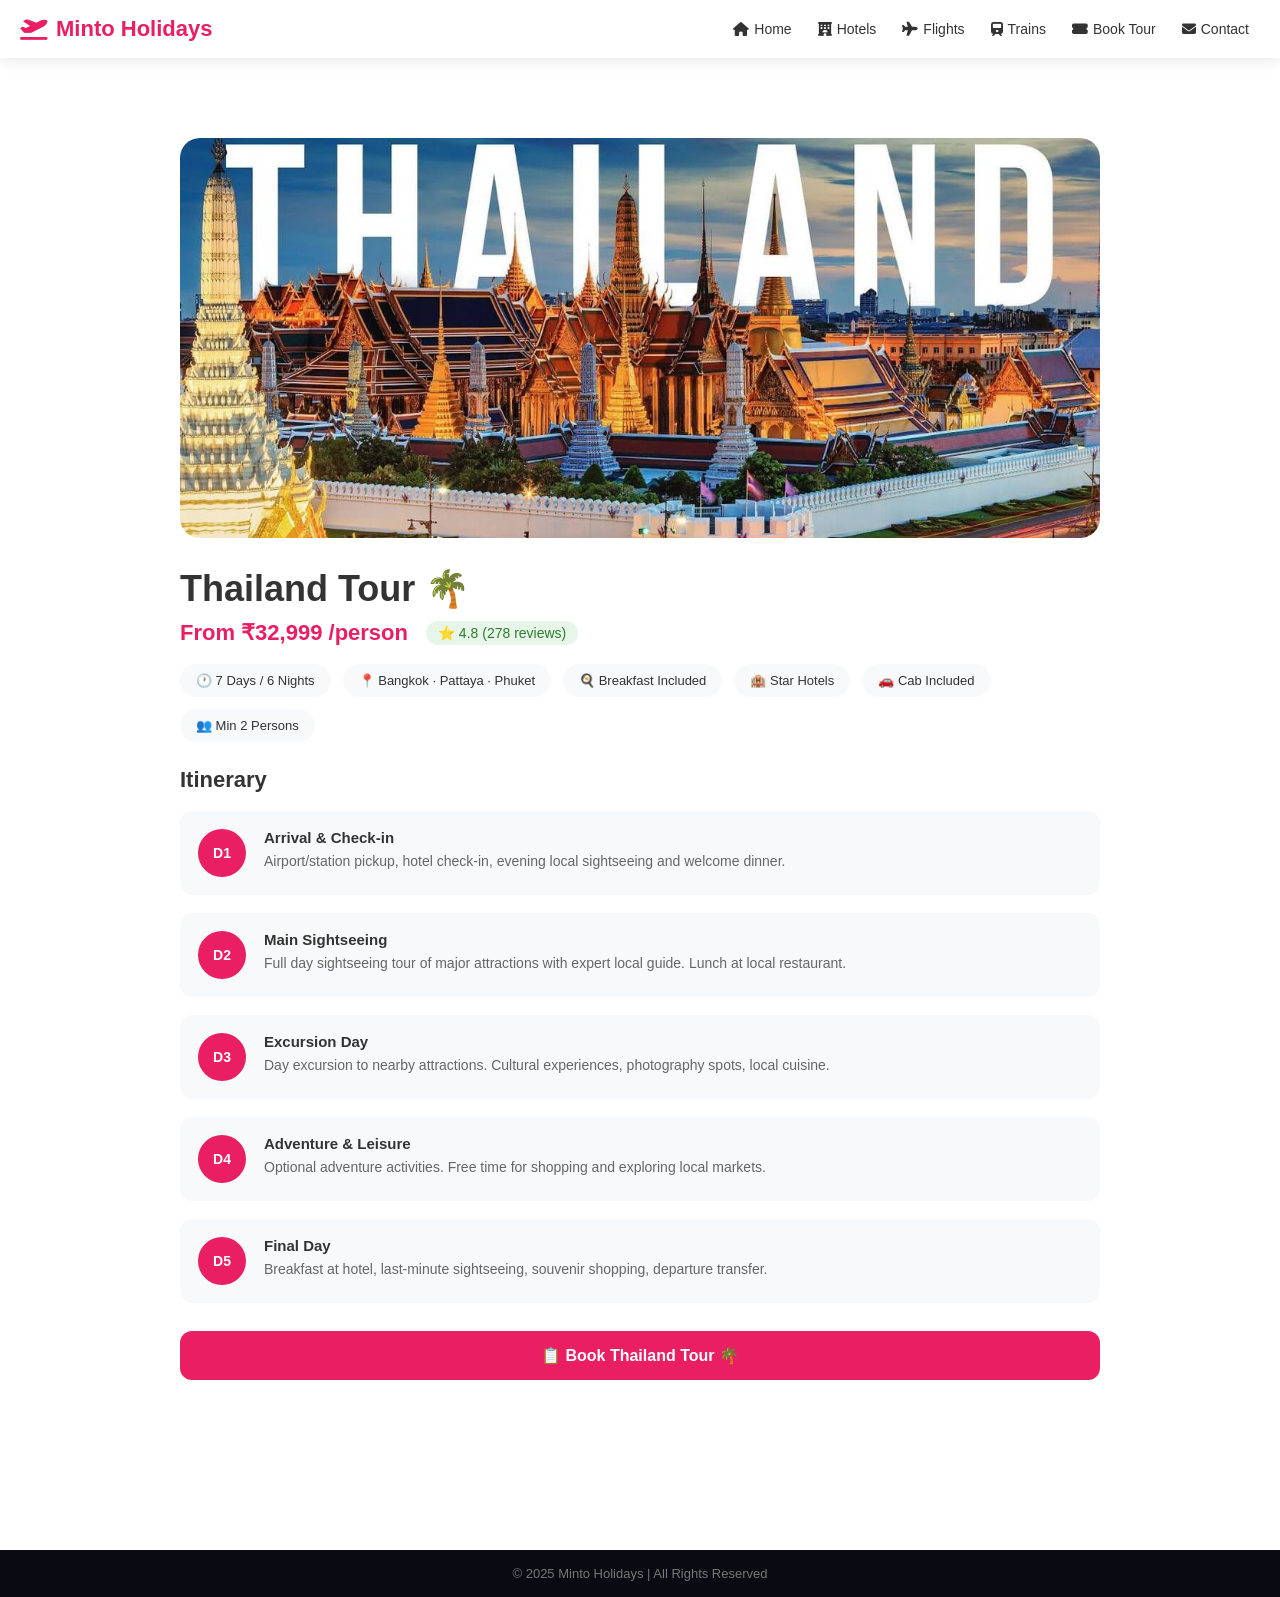
<file: thailand.html>
<!DOCTYPE html>
<html lang="en">
<head>
<meta charset="UTF-8">
<meta name="viewport" content="width=device-width, initial-scale=1.0">
<title>Thailand Tour 🌴 – Minto Holidays</title>
<link rel="stylesheet" href="style.css">
<link rel="stylesheet" href="https://cdnjs.cloudflare.com/ajax/libs/font-awesome/6.5.0/css/all.min.css">
</head>
<body>
<header id="hdr">
  <div class="nav">
    <div class="logo"><i class="fas fa-plane-departure"></i> Minto Holidays</div>
    <button class="ham" onclick="toggleMenu()"><i class="fas fa-bars"></i></button>
    <nav class="menu" id="menu">
      <a href="index.html"><i class="fas fa-home"></i> Home</a>
      <a href="hotels.html"><i class="fas fa-hotel"></i> Hotels</a>
      <a href="flights.html"><i class="fas fa-plane"></i> Flights</a>
      <a href="trains.html"><i class="fas fa-train"></i> Trains</a>
      <a href="book.html"><i class="fas fa-ticket-alt"></i> Book Tour</a>
      <a href="contact.html"><i class="fas fa-envelope"></i> Contact</a>
    </nav>
  </div>
</header>
<section style="padding:30px 20px 60px">
  <div class="t-detail">
    <div class="t-hero">
      <img src="thailand.jpg" alt="Thailand Tour 🌴" onerror="this.src='https://images.unsplash.com/photo-1548013146-72479768bada?auto=format&fit=crop&w=960&q=80'">
    </div>
    <div class="t-info">
      <h1>Thailand Tour 🌴</h1>
      <div class="t-price-row">
        <span class="t-price">From ₹32,999 /person</span>
        <span style="background:#e8f5e9;color:#2e7d32;padding:4px 12px;border-radius:15px;font-size:14px">⭐ 4.8 (278 reviews)</span>
      </div>
      <div class="t-hl">
        <div class="hl">🕐 7 Days / 6 Nights</div>
        <div class="hl">📍 Bangkok · Pattaya · Phuket</div>
        <div class="hl">🍳 Breakfast Included</div>
        <div class="hl">🏨 Star Hotels</div>
        <div class="hl">🚗 Cab Included</div>
        <div class="hl">👥 Min 2 Persons</div>
      </div>
      <div class="itinerary">
        <h2>Itinerary</h2>
        <div id="days">
          <div class="day"><div class="day-n">D1</div><div class="day-c"><h4>Arrival &amp; Check-in</h4><p>Airport/station pickup, hotel check-in, evening local sightseeing and welcome dinner.</p></div></div>
          <div class="day"><div class="day-n">D2</div><div class="day-c"><h4>Main Sightseeing</h4><p>Full day sightseeing tour of major attractions with expert local guide. Lunch at local restaurant.</p></div></div>
          <div class="day"><div class="day-n">D3</div><div class="day-c"><h4>Excursion Day</h4><p>Day excursion to nearby attractions. Cultural experiences, photography spots, local cuisine.</p></div></div>
          <div class="day"><div class="day-n">D4</div><div class="day-c"><h4>Adventure &amp; Leisure</h4><p>Optional adventure activities. Free time for shopping and exploring local markets.</p></div></div>
          <div class="day"><div class="day-n">D5</div><div class="day-c"><h4>Final Day</h4><p>Breakfast at hotel, last-minute sightseeing, souvenir shopping, departure transfer.</p></div></div>
        </div>
      </div>
      <a href="book.html?tour=Thailand" class="bk-tour">📋 Book Thailand Tour 🌴</a>
    </div>
  </div>
</section>
<footer><div class="foot-bot">© 2025 Minto Holidays | All Rights Reserved</div></footer>
<div class="toast" id="toast"></div>
<script src="main.js"></script>
</body>
</html>
</file>
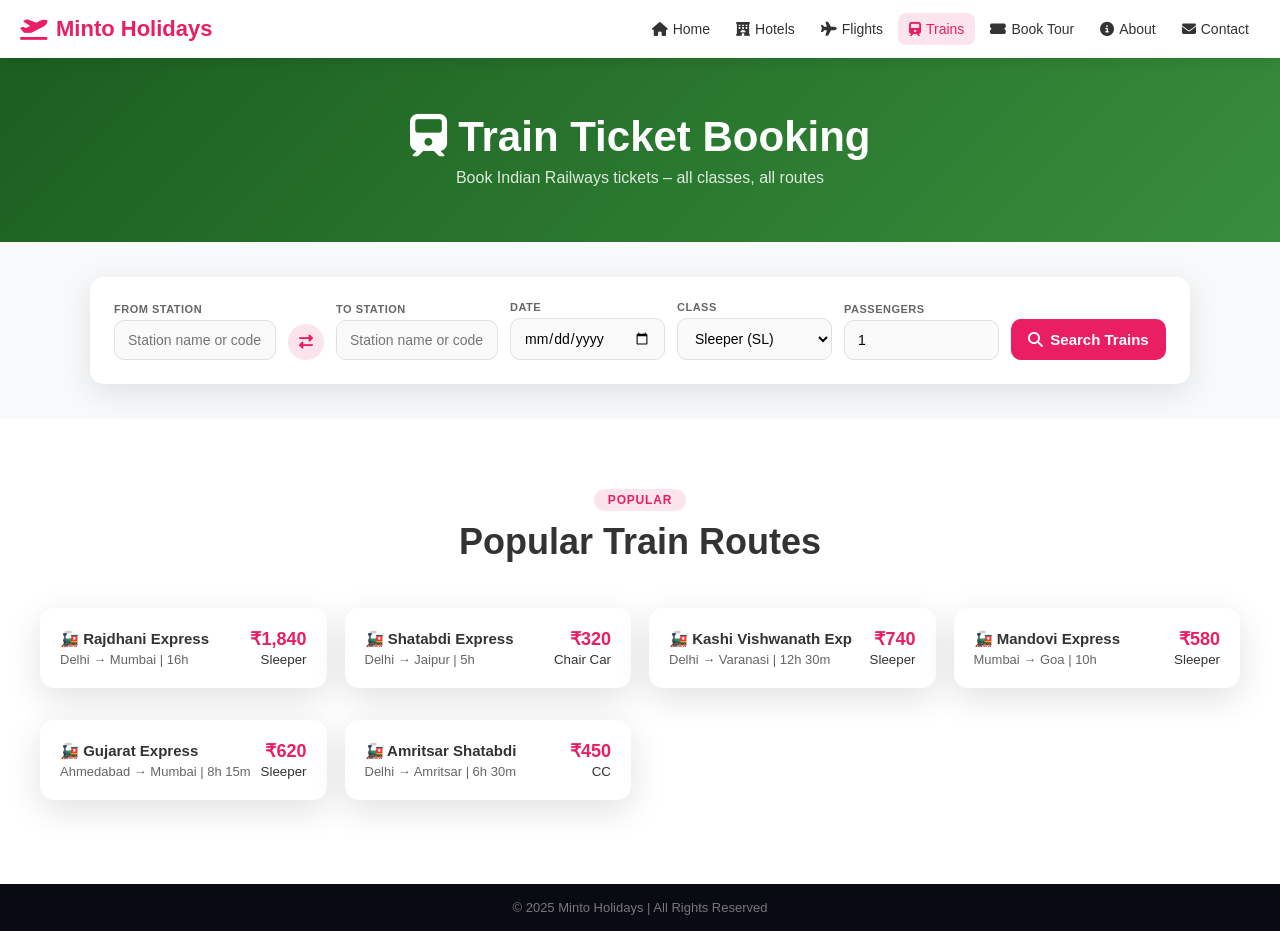
<file: trains.html>
<!DOCTYPE html>
<html lang="en">
<head>
<meta charset="UTF-8">
<meta name="viewport" content="width=device-width, initial-scale=1.0">
<title>Train Booking – Minto Holidays</title>
<link rel="stylesheet" href="style.css">
<link rel="stylesheet" href="https://cdnjs.cloudflare.com/ajax/libs/font-awesome/6.5.0/css/all.min.css">
</head>
<body>
<header id="hdr">
  <div class="nav">
    <div class="logo"><i class="fas fa-plane-departure"></i> Minto Holidays</div>
    <button class="ham" onclick="toggleMenu()"><i class="fas fa-bars"></i></button>
    <nav class="menu" id="menu">
      <a href="index.html"><i class="fas fa-home"></i> Home</a>
      <a href="hotels.html"><i class="fas fa-hotel"></i> Hotels</a>
      <a href="flights.html"><i class="fas fa-plane"></i> Flights</a>
      <a href="trains.html" class="active"><i class="fas fa-train"></i> Trains</a>
      <a href="book.html"><i class="fas fa-ticket-alt"></i> Book Tour</a>
      <a href="about.html"><i class="fas fa-info-circle"></i> About</a>
      <a href="contact.html"><i class="fas fa-envelope"></i> Contact</a>
    </nav>
  </div>
</header>
<div class="pg-head" style="background:linear-gradient(135deg,#1b5e20,#388e3c)"><h1><i class="fas fa-train"></i> Train Ticket Booking</h1><p>Book Indian Railways tickets – all classes, all routes</p></div>
<section style="padding:35px 20px;background:#f8f9fa">
  <div style="max-width:1100px;margin:auto;background:#fff;border-radius:14px;padding:24px;box-shadow:0 8px 30px rgba(0,0,0,.1)">
    <div class="frow">
      <div class="fg" style="flex:2"><label>From Station</label><input type="text" id="tf" placeholder="Station name or code (New Delhi NDLS)"></div>
      <div class="fg-swap"><button class="swap-btn" onclick="swapTrains()"><i class="fas fa-exchange-alt"></i></button></div>
      <div class="fg" style="flex:2"><label>To Station</label><input type="text" id="tt" placeholder="Station name or code (Mumbai CSMT)"></div>
      <div class="fg"><label>Date</label><input type="date" id="td"></div>
      <div class="fg"><label>Class</label><select id="tc"><option>Sleeper (SL)</option><option>3rd AC (3A)</option><option>2nd AC (2A)</option><option>1st AC (1A)</option><option>Chair Car (CC)</option><option>General (GN)</option></select></div>
      <div class="fg"><label>Passengers</label><input type="number" id="tpass" value="1" min="1" max="6"></div>
      <div class="fg"><button class="sbtn" onclick="doSearchT()"><i class="fas fa-search"></i> Search Trains</button></div>
    </div>
  </div>
</section>
<div id="results-area" style="max-width:900px;margin:0 auto;padding:0 20px"></div>
<section>
  <div class="container">
    <div class="sec-head"><span class="sec-tag">Popular</span><h2>Popular Train Routes</h2></div>
    <div style="display:grid;grid-template-columns:repeat(auto-fill,minmax(280px,1fr));gap:18px">
      <div class="tr-card" onclick="prefillT('New Delhi (NDLS)','Mumbai CST (CSTM)')"><div><h4 style="font-size:15px">🚂 Rajdhani Express</h4><p class="f-det">Delhi → Mumbai | 16h</p></div><div style="text-align:right"><div class="res-price">₹1,840</div><small>Sleeper</small></div></div>
      <div class="tr-card" onclick="prefillT('Delhi (NDLS)','Jaipur (JP)')"><div><h4 style="font-size:15px">🚂 Shatabdi Express</h4><p class="f-det">Delhi → Jaipur | 5h</p></div><div style="text-align:right"><div class="res-price">₹320</div><small>Chair Car</small></div></div>
      <div class="tr-card" onclick="prefillT('Delhi (NDLS)','Varanasi (BSB)')"><div><h4 style="font-size:15px">🚂 Kashi Vishwanath Exp</h4><p class="f-det">Delhi → Varanasi | 12h 30m</p></div><div style="text-align:right"><div class="res-price">₹740</div><small>Sleeper</small></div></div>
      <div class="tr-card" onclick="prefillT('Mumbai (CSTM)','Goa (MAO)')"><div><h4 style="font-size:15px">🚂 Mandovi Express</h4><p class="f-det">Mumbai → Goa | 10h</p></div><div style="text-align:right"><div class="res-price">₹580</div><small>Sleeper</small></div></div>
      <div class="tr-card" onclick="prefillT('Ahmedabad (ADI)','Mumbai (CSTM)')"><div><h4 style="font-size:15px">🚂 Gujarat Express</h4><p class="f-det">Ahmedabad → Mumbai | 8h 15m</p></div><div style="text-align:right"><div class="res-price">₹620</div><small>Sleeper</small></div></div>
      <div class="tr-card" onclick="prefillT('Delhi (NDLS)','Amritsar (ASR)')"><div><h4 style="font-size:15px">🚂 Amritsar Shatabdi</h4><p class="f-det">Delhi → Amritsar | 6h 30m</p></div><div style="text-align:right"><div class="res-price">₹450</div><small>CC</small></div></div>
    </div>
  </div>
</section>
<div class="modal" id="tModal">
  <div class="modal-box" style="max-width:480px">
    <button class="modal-close" onclick="document.getElementById('tModal').classList.remove('show')"><i class="fas fa-times"></i></button>
    <h3 id="tModalTitle">🚂 Book Train Ticket</h3>
    <div id="tForm"><div class="mform">
      <input type="text" id="tm-name" placeholder="Full Name *">
      <input type="email" id="tm-email" placeholder="Email Address">
      <input type="tel" id="tm-phone" placeholder="Mobile Number *">
      <input type="text" id="tm-age" placeholder="Passenger Age(s) e.g. 28, 25">
      <input type="hidden" id="tm-detail">
      <button class="sbtn" onclick="submitTrain()">✅ Confirm Ticket</button>
    </div></div>
    <div id="tSuccess" style="display:none;text-align:center;padding:25px"><div style="font-size:55px;margin-bottom:14px">🚂</div><h3 style="color:#2e7d32;margin-bottom:8px">Ticket Booked!</h3><p>PNR number will be sent to your mobile and email.</p></div>
  </div>
</div>
<div class="toast" id="toast"></div>
<footer><div class="foot-bot">© 2025 Minto Holidays | All Rights Reserved</div></footer>
<script src="main.js"></script>
<script>
function prefillT(f,t){document.getElementById('tf').value=f;document.getElementById('tt').value=t;window.scrollTo({top:0,behavior:'smooth'});}
function doSearchT(){
  const fr=document.getElementById('tf').value,to=document.getElementById('tt').value,dt=document.getElementById('td').value,cl=document.getElementById('tc').value;
  if(!fr||!to){toast('Please enter station names','e');return;}
  if(!dt){toast('Please select travel date','e');return;}
  const trains=[{n:'Rajdhani Express',num:'12951',dep:'16:25',arr:'08:15',dur:'15h 50m',av:'Available',seats:24,p:'₹1,840'},{n:'Shatabdi Express',num:'12001',dep:'06:00',arr:'13:20',dur:'7h 20m',av:'Available',seats:8,p:'₹1,245'},{n:'Duronto Express',num:'12213',dep:'23:00',arr:'14:30',dur:'15h 30m',av:'WL 12',seats:0,p:'₹1,560'},{n:'Garib Rath',num:'12909',dep:'15:35',arr:'07:25',dur:'15h 50m',av:'Available',seats:42,p:'₹720'},{n:'Gujarat Express',num:'19011',dep:'19:45',arr:'12:30',dur:'16h 45m',av:'RAC 5',seats:5,p:'₹640'}];
  let h=`<h3 style="margin-bottom:16px">🚂 ${fr} → ${to} | ${dt} | ${cl}</h3>`;
  trains.forEach(t=>{
    const col=t.av==='Available'?'#2e7d32':t.av.startsWith('WL')?'#c62828':'#e65100';
    const canBook=!t.av.startsWith('WL');
    h+=`<div class="tr-card" style="margin-bottom:14px"><div><h4 style="font-size:16px">🚂 ${t.n} (${t.num})</h4><p class="f-det">${t.dep} → ${t.arr} | ${t.dur}</p><p style="color:${col};font-weight:700;font-size:13px;margin-top:4px">${t.av}${t.seats>0?` · ${t.seats} seats`:''}</p></div><div style="text-align:right"><div class="res-price">${t.p}</div><small style="color:#888">per person</small><br>${canBook?`<button class="bk-btn" style="margin-top:8px" onclick="openTrain('${t.n}','${fr}','${to}')">Book Now</button>`:'<span style="color:#c62828;font-size:13px;font-weight:600">Waiting List</span>'}</div></div>`;
  });
  const ra=document.getElementById('results-area');
  ra.innerHTML=`<div style="background:#fff;border-radius:14px;padding:24px;margin:20px 0;box-shadow:0 8px 30px rgba(0,0,0,.1)">${h}</div>`;
  ra.scrollIntoView({behavior:'smooth'});
}
function openTrain(name,fr,to){document.getElementById('tm-detail').value=`${name}|${fr}|${to}`;document.getElementById('tModalTitle').textContent='🚂 '+name;document.getElementById('tForm').style.display='block';document.getElementById('tSuccess').style.display='none';document.getElementById('tModal').classList.add('show');}
async function submitTrain(){
  const n=document.getElementById('tm-name').value,p=document.getElementById('tm-phone').value;
  if(!n||!p){toast('Please fill name and mobile number','e');return;}
  const det=document.getElementById('tm-detail').value.split('|');
  try{await fetch('/api/book-train',{method:'POST',headers:{'Content-Type':'application/json'},body:JSON.stringify({name:n,email:document.getElementById('tm-email').value,phone:p,train_name:det[0],from_station:det[1],to_station:det[2],travel_date:document.getElementById('td').value,class_type:document.getElementById('tc').value})});}catch(e){}
  document.getElementById('tForm').style.display='none';document.getElementById('tSuccess').style.display='block';
}
</script>
</body>
</html>
</file>
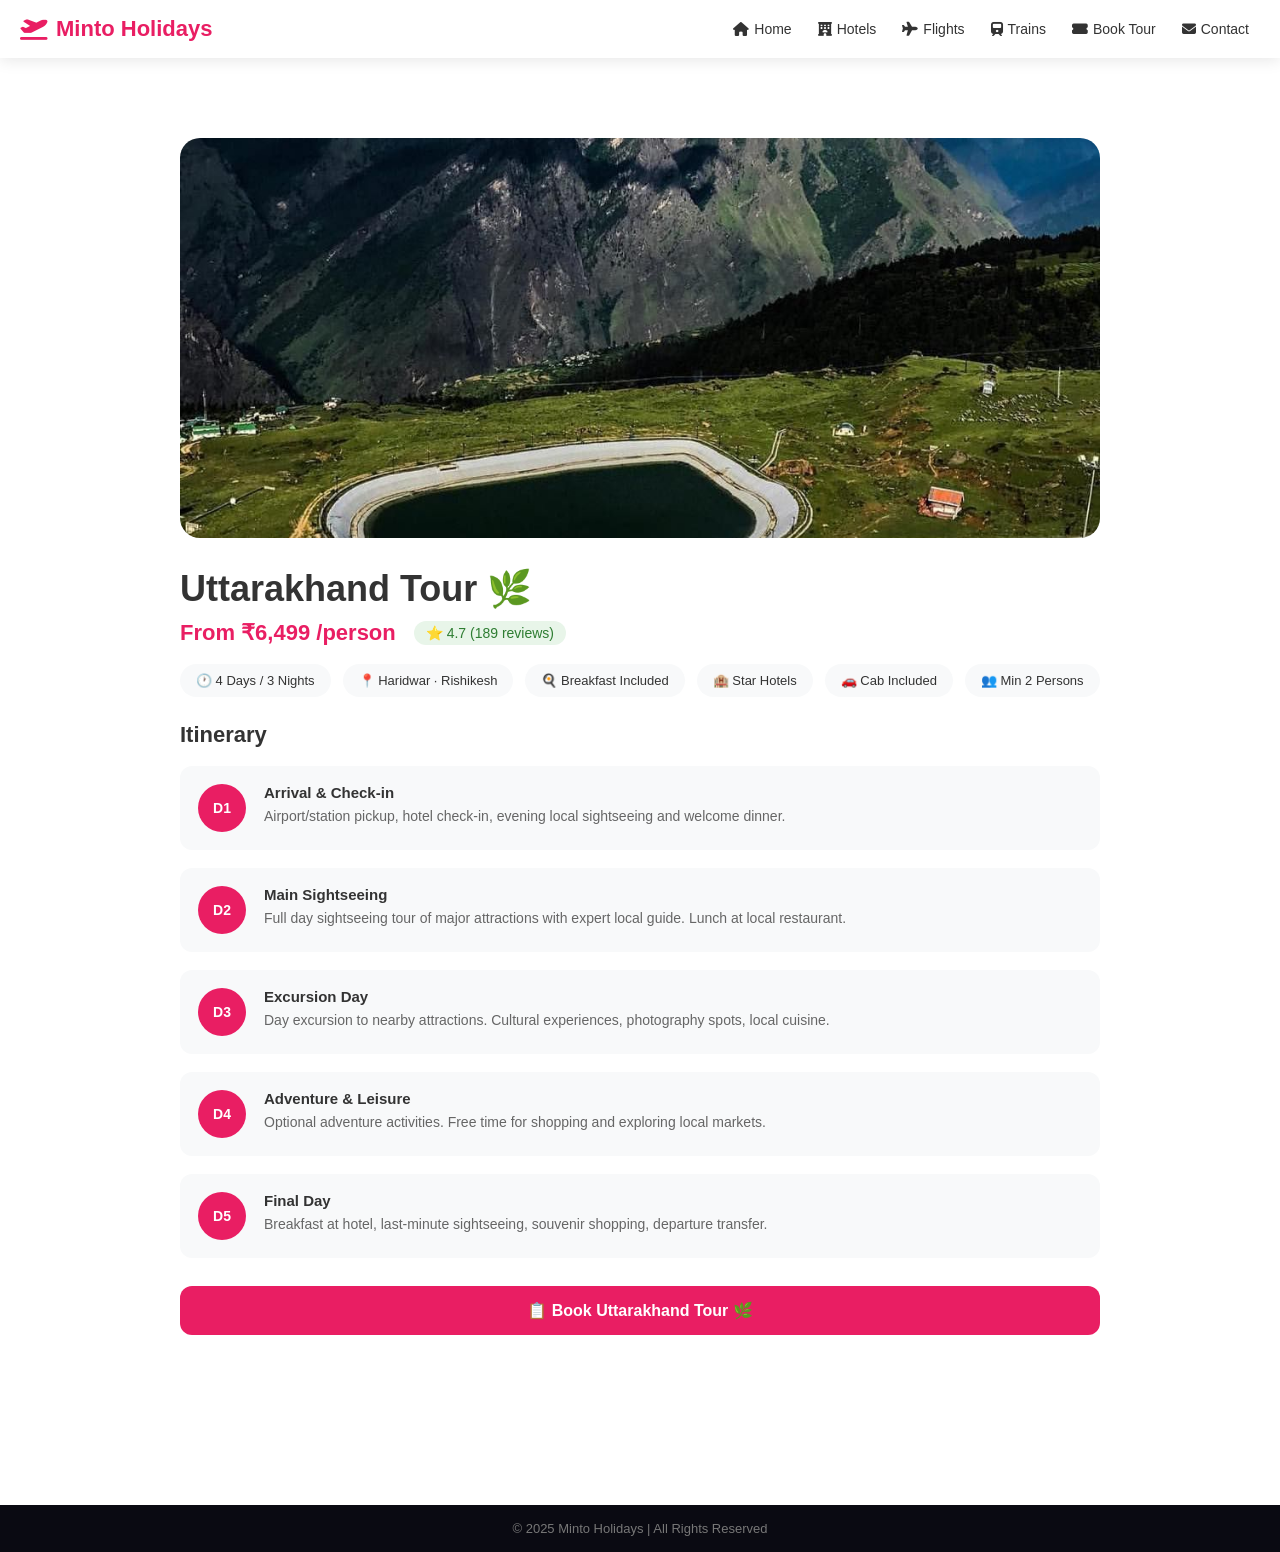
<file: uttarakhand.html>
<!DOCTYPE html>
<html lang="en">
<head>
<meta charset="UTF-8">
<meta name="viewport" content="width=device-width, initial-scale=1.0">
<title>Uttarakhand Tour 🌿 – Minto Holidays</title>
<link rel="stylesheet" href="style.css">
<link rel="stylesheet" href="https://cdnjs.cloudflare.com/ajax/libs/font-awesome/6.5.0/css/all.min.css">
</head>
<body>
<header id="hdr">
  <div class="nav">
    <div class="logo"><i class="fas fa-plane-departure"></i> Minto Holidays</div>
    <button class="ham" onclick="toggleMenu()"><i class="fas fa-bars"></i></button>
    <nav class="menu" id="menu">
      <a href="index.html"><i class="fas fa-home"></i> Home</a>
      <a href="hotels.html"><i class="fas fa-hotel"></i> Hotels</a>
      <a href="flights.html"><i class="fas fa-plane"></i> Flights</a>
      <a href="trains.html"><i class="fas fa-train"></i> Trains</a>
      <a href="book.html"><i class="fas fa-ticket-alt"></i> Book Tour</a>
      <a href="contact.html"><i class="fas fa-envelope"></i> Contact</a>
    </nav>
  </div>
</header>
<section style="padding:30px 20px 60px">
  <div class="t-detail">
    <div class="t-hero">
      <img src="uttarakhand.jpg" alt="Uttarakhand Tour 🌿" onerror="this.src='https://images.unsplash.com/photo-1548013146-72479768bada?auto=format&fit=crop&w=960&q=80'">
    </div>
    <div class="t-info">
      <h1>Uttarakhand Tour 🌿</h1>
      <div class="t-price-row">
        <span class="t-price">From ₹6,499 /person</span>
        <span style="background:#e8f5e9;color:#2e7d32;padding:4px 12px;border-radius:15px;font-size:14px">⭐ 4.7 (189 reviews)</span>
      </div>
      <div class="t-hl">
        <div class="hl">🕐 4 Days / 3 Nights</div>
        <div class="hl">📍 Haridwar · Rishikesh</div>
        <div class="hl">🍳 Breakfast Included</div>
        <div class="hl">🏨 Star Hotels</div>
        <div class="hl">🚗 Cab Included</div>
        <div class="hl">👥 Min 2 Persons</div>
      </div>
      <div class="itinerary">
        <h2>Itinerary</h2>
        <div id="days">
          <div class="day"><div class="day-n">D1</div><div class="day-c"><h4>Arrival &amp; Check-in</h4><p>Airport/station pickup, hotel check-in, evening local sightseeing and welcome dinner.</p></div></div>
          <div class="day"><div class="day-n">D2</div><div class="day-c"><h4>Main Sightseeing</h4><p>Full day sightseeing tour of major attractions with expert local guide. Lunch at local restaurant.</p></div></div>
          <div class="day"><div class="day-n">D3</div><div class="day-c"><h4>Excursion Day</h4><p>Day excursion to nearby attractions. Cultural experiences, photography spots, local cuisine.</p></div></div>
          <div class="day"><div class="day-n">D4</div><div class="day-c"><h4>Adventure &amp; Leisure</h4><p>Optional adventure activities. Free time for shopping and exploring local markets.</p></div></div>
          <div class="day"><div class="day-n">D5</div><div class="day-c"><h4>Final Day</h4><p>Breakfast at hotel, last-minute sightseeing, souvenir shopping, departure transfer.</p></div></div>
        </div>
      </div>
      <a href="book.html?tour=Uttarakhand" class="bk-tour">📋 Book Uttarakhand Tour 🌿</a>
    </div>
  </div>
</section>
<footer><div class="foot-bot">© 2025 Minto Holidays | All Rights Reserved</div></footer>
<div class="toast" id="toast"></div>
<script src="main.js"></script>
</body>
</html>
</file>
<file: style.css>
/* =============================================
   MINTO HOLIDAYS - COMPLETE STYLESHEET
   ============================================= */
:root {
  --pink: #e91e63;
  --pink-d: #c2185b;
  --orange: #ff9800;
  --dark: #1a1a2e;
  --text: #333;
  --bg: #f8f9fa;
  --white: #fff;
  --shadow: 0 10px 35px rgba(0,0,0,.12);
  --radius: 14px;
}
*{margin:0;padding:0;box-sizing:border-box;}
html{scroll-behavior:smooth;}
body{font-family:'Segoe UI',Arial,sans-serif;color:var(--text);background:var(--white);}
a{text-decoration:none;color:inherit;}
img{max-width:100%;display:block;}

/* ── HEADER ── */
header{position:sticky;top:0;z-index:1000;background:var(--white);box-shadow:0 2px 15px rgba(0,0,0,.1);transition:box-shadow .3s;}
.nav{max-width:1300px;margin:auto;display:flex;justify-content:space-between;align-items:center;padding:13px 20px;gap:12px;flex-wrap:wrap;position:relative;}
.logo{font-size:22px;font-weight:800;color:var(--pink);display:flex;align-items:center;gap:8px;}
.search-wrap{position:relative;display:flex;align-items:center;}
.search-wrap .si{position:absolute;left:12px;color:#aaa;font-size:14px;pointer-events:none;}
.search-wrap input{padding:9px 14px 9px 35px;border:1.5px solid #ddd;border-radius:25px;width:210px;font-size:14px;outline:none;transition:all .3s;}
.search-wrap input:focus{border-color:var(--pink);width:250px;}
.ham{display:none;background:none;border:none;font-size:24px;cursor:pointer;padding:4px;color:var(--text);}
.menu{display:flex;align-items:center;gap:4px;}
.menu a{padding:8px 11px;border-radius:8px;font-size:14px;font-weight:500;color:var(--text);transition:all .2s;display:flex;align-items:center;gap:5px;}
.menu a:hover,.menu a.active{color:var(--pink);background:#fce4ec;}
.dd{position:relative;}
.dd-btn{padding:8px 11px;border-radius:8px;font-size:14px;font-weight:500;color:var(--text);cursor:pointer;display:flex;align-items:center;gap:5px;transition:all .2s;border:none;background:none;}
.dd-btn:hover{color:var(--pink);background:#fce4ec;}
.dd-menu{display:none;position:absolute;top:105%;left:0;background:var(--white);border-radius:12px;min-width:180px;box-shadow:0 12px 35px rgba(0,0,0,.15);padding:8px;z-index:200;}
.dd:hover .dd-menu{display:block;}
.dd-menu a{display:flex;align-items:center;gap:8px;padding:10px 14px;border-radius:8px;font-size:14px;}
.dd-menu a:hover{background:#fce4ec;color:var(--pink);}

/* ── HERO SLIDER ── */
.hero{height:78vh;min-height:500px;position:relative;overflow:hidden;display:flex;align-items:center;justify-content:center;}
.slides{position:absolute;inset:0;}
.slide{position:absolute;inset:0;background-size:cover;background-position:center;opacity:0;transition:opacity 1.2s ease-in-out;}
.slide.active{opacity:1;}
.hero-ov{position:absolute;inset:0;z-index:1;background:linear-gradient(to bottom,rgba(0,0,0,.25),rgba(0,0,0,.58));}
.hero-txt{position:relative;z-index:2;color:var(--white);text-align:center;padding:0 20px;}
.hero-tag{display:inline-block;background:rgba(255,255,255,.18);backdrop-filter:blur(6px);border:1px solid rgba(255,255,255,.3);padding:6px 18px;border-radius:20px;font-size:14px;margin-bottom:14px;}
.hero-txt h1{font-size:clamp(28px,5vw,58px);font-weight:800;line-height:1.2;margin-bottom:10px;text-shadow:0 2px 12px rgba(0,0,0,.3);}
.hero-txt h1 em{color:#ffcc02;font-style:normal;}
.hero-txt p{font-size:clamp(15px,2vw,20px);opacity:.92;margin-bottom:22px;}
.hero-btns{display:flex;gap:14px;justify-content:center;flex-wrap:wrap;}
.btn-h{padding:13px 28px;border-radius:30px;font-size:15px;font-weight:700;cursor:pointer;border:none;transition:all .3s;}
.btn-h.solid{background:var(--pink);color:var(--white);}
.btn-h.solid:hover{background:var(--pink-d);transform:translateY(-2px);}
.btn-h.outline{background:transparent;color:var(--white);border:2px solid rgba(255,255,255,.8);}
.btn-h.outline:hover{background:rgba(255,255,255,.15);}
.dots{position:absolute;bottom:22px;left:50%;transform:translateX(-50%);z-index:3;display:flex;gap:8px;}
.dot{width:10px;height:10px;border-radius:50%;background:rgba(255,255,255,.45);cursor:pointer;transition:all .3s;border:none;}
.dot.active{background:var(--white);transform:scale(1.35);}

/* ── BOOKING SECTION ── */
.bk-wrap{max-width:1100px;margin:-52px auto 0;position:relative;z-index:10;background:var(--white);border-radius:var(--radius);box-shadow:0 20px 60px rgba(0,0,0,.16);overflow:hidden;}
.tabs{display:flex;background:var(--dark);}
.tab-btn{flex:1;padding:16px 8px;border:none;background:transparent;color:rgba(255,255,255,.6);font-size:13px;font-weight:600;cursor:pointer;transition:all .25s;display:flex;align-items:center;justify-content:center;gap:6px;}
.tab-btn:hover{color:var(--white);}
.tab-btn.on{background:var(--pink);color:var(--white);}
.tab-pane{display:none;padding:24px;}
.tab-pane.on{display:block;}
.trip-row{display:flex;gap:20px;margin-bottom:14px;}
.trip-row label{display:flex;align-items:center;gap:6px;font-size:14px;font-weight:500;cursor:pointer;}
.trip-row input[type=radio]{accent-color:var(--pink);}
.frow{display:flex;flex-wrap:wrap;gap:12px;align-items:flex-end;}
.fg{flex:1;min-width:155px;}
.fg label{display:block;font-size:11px;font-weight:700;color:#666;margin-bottom:5px;letter-spacing:.5px;text-transform:uppercase;}
.fg input,.fg select{width:100%;padding:11px 13px;border:1.5px solid #e0e0e0;border-radius:10px;font-size:14px;outline:none;transition:all .25s;background:#fafafa;font-family:inherit;}
.fg input:focus,.fg select:focus{border-color:var(--pink);background:var(--white);box-shadow:0 0 0 3px rgba(233,30,99,.08);}
.sbtn{width:100%;padding:12px;background:var(--pink);color:var(--white);border:none;border-radius:10px;font-size:15px;font-weight:700;cursor:pointer;transition:all .25s;display:flex;align-items:center;justify-content:center;gap:7px;}
.sbtn:hover{background:var(--pink-d);transform:translateY(-1px);}
.swap-btn{background:#fce4ec;border:none;border-radius:50%;width:36px;height:36px;cursor:pointer;color:var(--pink);font-size:14px;transition:all .3s;margin-top:20px;flex-shrink:0;}
.swap-btn:hover{background:var(--pink);color:var(--white);transform:rotate(180deg);}
.fg-swap{flex:0;min-width:auto;display:flex;align-items:center;}

/* ── LAYOUT ── */
.container{max-width:1300px;margin:auto;padding:0 20px;}
section{padding:70px 20px;}
.sec-head{text-align:center;margin-bottom:45px;}
.sec-tag{display:inline-block;background:#fce4ec;color:var(--pink);padding:4px 14px;border-radius:20px;font-size:12px;font-weight:700;text-transform:uppercase;letter-spacing:.8px;margin-bottom:10px;}
.sec-head h2{font-size:clamp(22px,4vw,36px);font-weight:800;margin-bottom:8px;}
.sec-head p{color:#777;font-size:15px;}

/* ── TOUR CARDS ── */
.tours-bg{background:var(--bg);}
.cards-grid{display:grid;grid-template-columns:repeat(auto-fill,minmax(330px,1fr));gap:26px;}
.card{background:var(--white);border-radius:var(--radius);overflow:hidden;box-shadow:var(--shadow);transition:all .3s;}
.card:hover{transform:translateY(-7px);box-shadow:0 20px 50px rgba(0,0,0,.17);}
.card-img{position:relative;height:225px;overflow:hidden;}
.card-img img{width:100%;height:100%;object-fit:cover;transition:transform .5s;}
.card:hover .card-img img{transform:scale(1.07);}
.badge{position:absolute;top:13px;left:13px;background:var(--pink);color:var(--white);padding:4px 12px;border-radius:20px;font-size:12px;font-weight:600;}
.badge.hot{background:#ff5722;}
.badge.intl{background:#7b1fa2;}
.card-ov{position:absolute;inset:0;background:rgba(0,0,0,.4);opacity:0;transition:all .3s;display:flex;align-items:center;justify-content:center;}
.card:hover .card-ov{opacity:1;}
.view-btn{background:var(--white);color:var(--pink);padding:10px 22px;border-radius:25px;font-weight:700;font-size:14px;transition:all .3s;}
.view-btn:hover{background:var(--pink);color:var(--white);}
.card-body{padding:18px;}
.card-body h3{font-size:17px;font-weight:700;margin-bottom:6px;}
.card-loc{color:#888;font-size:13px;display:flex;align-items:center;gap:4px;margin-bottom:10px;}
.card-meta{display:flex;gap:14px;padding:10px 0;border-top:1px solid #f0f0f0;border-bottom:1px solid #f0f0f0;margin-bottom:13px;}
.card-meta span{font-size:13px;color:#666;display:flex;align-items:center;gap:4px;}
.card-foot{display:flex;justify-content:space-between;align-items:center;}
.price{font-size:18px;font-weight:800;color:var(--pink);}
.price small{font-size:12px;color:#888;font-weight:400;}
.bk-btn{background:var(--pink);color:var(--white);padding:9px 18px;border-radius:25px;font-size:13px;font-weight:600;transition:all .25s;border:none;cursor:pointer;}
.bk-btn:hover{background:var(--pink-d);}

/* ── SERVICES ── */
.srv-grid{display:grid;grid-template-columns:repeat(auto-fill,minmax(190px,1fr));gap:22px;}
.srv{text-align:center;padding:28px 18px;border:2px solid #f0f0f0;border-radius:var(--radius);cursor:pointer;transition:all .3s;}
.srv:hover{border-color:var(--pink);box-shadow:0 12px 35px rgba(233,30,99,.1);transform:translateY(-5px);}
.srv-ic{width:62px;height:62px;background:#fce4ec;border-radius:50%;display:flex;align-items:center;justify-content:center;margin:0 auto 14px;font-size:25px;color:var(--pink);transition:all .3s;}
.srv:hover .srv-ic{background:var(--pink);color:var(--white);}
.srv h3{font-size:15px;font-weight:700;margin-bottom:7px;}
.srv p{font-size:13px;color:#777;line-height:1.5;}

/* ── WHY US ── */
.why-bg{background:var(--bg);}
.why-grid{display:grid;grid-template-columns:1fr 1fr;gap:55px;align-items:center;max-width:1100px;margin:auto;}
.why-img-box{position:relative;}
.why-img-box img{width:100%;border-radius:20px;}
.why-badge{position:absolute;bottom:-14px;right:-14px;background:var(--pink);color:var(--white);padding:18px;border-radius:14px;text-align:center;box-shadow:var(--shadow);}
.why-badge strong{font-size:30px;font-weight:800;display:block;}
.why-badge span{font-size:12px;}
.why-con h2{font-size:clamp(22px,3vw,32px);font-weight:800;margin:8px 0 14px;}
.why-con p{color:#666;font-size:15px;line-height:1.7;margin-bottom:20px;}
.why-feats{display:grid;grid-template-columns:1fr 1fr;gap:11px;margin-bottom:25px;}
.wf{display:flex;align-items:center;gap:8px;font-size:14px;font-weight:500;}
.wf span{color:#4caf50;font-size:16px;}
.btn-main{display:inline-block;background:var(--pink);color:var(--white);padding:12px 26px;border-radius:25px;font-weight:700;transition:all .3s;}
.btn-main:hover{background:var(--pink-d);transform:translateY(-2px);}

/* ── STATS ── */
.stats-sec{padding:50px 20px;background:linear-gradient(135deg,var(--pink),#9c27b0);color:var(--white);}
.stats-grid{display:grid;grid-template-columns:repeat(4,1fr);gap:25px;text-align:center;max-width:900px;margin:auto;}
.stat-n{font-size:clamp(30px,5vw,50px);font-weight:800;}
.stat-l{font-size:13px;opacity:.85;margin-top:4px;}

/* ── TESTIMONIALS ── */
.testi-grid{display:grid;grid-template-columns:repeat(auto-fill,minmax(270px,1fr));gap:22px;}
.testi{background:var(--bg);padding:24px;border-radius:var(--radius);border-left:4px solid var(--pink);transition:all .3s;}
.testi:hover{box-shadow:var(--shadow);transform:translateY(-3px);}
.stars{font-size:17px;margin-bottom:11px;}
.testi p{font-size:14px;color:#555;line-height:1.7;font-style:italic;margin-bottom:14px;}
.rev{display:flex;align-items:center;gap:11px;}
.rev-av{width:40px;height:40px;background:var(--pink);color:var(--white);border-radius:50%;display:flex;align-items:center;justify-content:center;font-weight:700;font-size:13px;flex-shrink:0;}
.rev strong{font-size:14px;display:block;}
.rev small{color:#888;font-size:12px;}

/* ── FOOTER ── */
footer{background:#0f0f1a;color:#ccc;}
.foot-grid{display:grid;grid-template-columns:2fr 1fr 1fr 1.5fr;gap:40px;padding:55px 20px 35px;max-width:1300px;margin:auto;}
.foot-logo{font-size:20px;font-weight:800;color:var(--white);margin-bottom:12px;}
.foot-grid p{font-size:14px;line-height:1.7;color:#aaa;margin-bottom:6px;}
.foot-grid h4{color:var(--white);font-size:15px;margin-bottom:16px;font-weight:700;}
.foot-grid a{display:block;color:#aaa;font-size:14px;margin-bottom:9px;transition:all .25s;}
.foot-grid a:hover{color:var(--pink);padding-left:5px;}
.socials{display:flex;gap:9px;margin-top:16px;}
.socials a{width:36px;height:36px;background:rgba(255,255,255,.08);border-radius:50%;display:flex;align-items:center;justify-content:center;font-size:15px;transition:all .3s;}
.socials a:hover{background:var(--pink);color:var(--white);transform:translateY(-3px);}
.foot-btn{display:inline-block;background:var(--pink);color:var(--white)!important;padding:9px 20px;border-radius:22px;font-size:13px;font-weight:600;margin-top:10px;transition:all .3s;}
.foot-btn:hover{background:var(--pink-d);}
.foot-bot{background:rgba(0,0,0,.3);text-align:center;padding:16px;font-size:13px;color:#777;}

/* ── MODAL ── */
.modal{position:fixed;inset:0;background:rgba(0,0,0,.6);z-index:2000;display:none;align-items:center;justify-content:center;padding:20px;}
.modal.show{display:flex;}
.modal-box{background:var(--white);border-radius:20px;max-width:720px;width:100%;max-height:88vh;overflow-y:auto;padding:28px;position:relative;}
.modal-close{position:absolute;top:14px;right:14px;background:#f0f0f0;border:none;width:32px;height:32px;border-radius:50%;cursor:pointer;font-size:16px;color:#666;transition:all .2s;}
.modal-close:hover{background:var(--pink);color:var(--white);}
.modal-box h3{font-size:20px;font-weight:700;margin-bottom:16px;}
.res-list{display:flex;flex-direction:column;gap:11px;}
.res-item{display:flex;justify-content:space-between;align-items:center;padding:15px;border:1.5px solid #f0f0f0;border-radius:12px;cursor:pointer;transition:all .25s;}
.res-item:hover{border-color:var(--pink);background:#fce4ec;}
.res-item h4{font-size:15px;font-weight:700;}
.res-item p{font-size:13px;color:#666;margin-top:3px;}
.res-price{font-size:18px;font-weight:800;color:var(--pink);}
.avail{background:#e8f5e9;color:#2e7d32;padding:3px 10px;border-radius:12px;font-size:12px;font-weight:600;}
.mform{display:flex;flex-direction:column;gap:11px;margin-top:14px;}
.mform input,.mform select{padding:11px 14px;border:1.5px solid #ddd;border-radius:10px;font-size:14px;outline:none;transition:all .25s;font-family:inherit;}
.mform input:focus,.mform select:focus{border-color:var(--pink);}

/* ── PAGE HEADER ── */
.pg-head{background:linear-gradient(135deg,var(--dark),var(--pink));color:var(--white);padding:55px 20px;text-align:center;}
.pg-head h1{font-size:clamp(24px,5vw,42px);font-weight:800;}
.pg-head p{font-size:16px;opacity:.85;margin-top:8px;}

/* ── HOTEL CARDS ── */
.h-grid{display:grid;grid-template-columns:repeat(auto-fill,minmax(310px,1fr));gap:24px;padding:50px 0;}
.h-card{background:var(--white);border-radius:var(--radius);overflow:hidden;box-shadow:var(--shadow);transition:all .3s;}
.h-card:hover{transform:translateY(-5px);}
.h-card img{width:100%;height:205px;object-fit:cover;}
.h-info{padding:17px;}
.h-info h3{font-size:17px;margin-bottom:5px;}
.h-loc{color:#888;font-size:13px;margin-bottom:6px;}
.h-amn{font-size:13px;color:#555;margin-bottom:12px;}
.h-foot{display:flex;justify-content:space-between;align-items:center;}
.h-stars{color:var(--orange);letter-spacing:1px;font-size:15px;}
.h-price{font-size:17px;font-weight:800;color:var(--pink);}

/* ── FLIGHT / TRAIN CARDS ── */
.f-card,.tr-card{background:var(--white);border-radius:var(--radius);box-shadow:var(--shadow);padding:20px;margin-bottom:14px;display:flex;justify-content:space-between;align-items:center;cursor:pointer;transition:all .25s;}
.f-card:hover,.tr-card:hover{box-shadow:0 15px 45px rgba(0,0,0,.15);transform:translateX(3px);}
.f-route{display:flex;align-items:center;gap:14px;}
.f-city{text-align:center;}
.f-city strong{font-size:22px;font-weight:800;display:block;}
.f-city small{font-size:12px;color:#888;}
.f-arrow{font-size:22px;color:var(--pink);}
.f-det{font-size:13px;color:#666;margin-top:4px;}

/* ── BOOKING FORM PAGE ── */
.bk-wrap{max-width:640px;margin:50px auto;padding:35px;background:var(--white);border-radius:var(--radius);box-shadow:var(--shadow);}
.bk-wrap h2{font-size:25px;font-weight:800;margin-bottom:22px;text-align:center;}
.ff{width:100%;padding:12px 15px;border:1.5px solid #ddd;border-radius:10px;font-size:15px;outline:none;margin-bottom:14px;transition:all .25s;font-family:inherit;}
.ff:focus{border-color:var(--pink);}
.sub-btn{width:100%;padding:14px;background:var(--pink);color:var(--white);border:none;border-radius:10px;font-size:16px;font-weight:700;cursor:pointer;transition:all .3s;}
.sub-btn:hover{background:var(--pink-d);}
.suc-box{text-align:center;padding:35px 20px;display:none;}
.suc-box .ck{font-size:58px;margin-bottom:14px;}
.suc-box h3{font-size:22px;color:#2e7d32;margin-bottom:9px;}
.back-btn{display:inline-block;background:var(--pink);color:var(--white);padding:10px 24px;border-radius:22px;margin-top:18px;}

/* ── TOUR DETAIL ── */
.t-detail{max-width:960px;margin:50px auto;padding:0 20px 60px;}
.t-hero{border-radius:20px;overflow:hidden;height:400px;margin-bottom:30px;}
.t-hero img{width:100%;height:100%;object-fit:cover;}
.t-info h1{font-size:clamp(24px,4vw,36px);font-weight:800;}
.t-price-row{display:flex;align-items:center;gap:18px;flex-wrap:wrap;margin:10px 0 18px;}
.t-price{font-size:22px;font-weight:800;color:var(--pink);}
.t-hl{display:flex;flex-wrap:wrap;gap:12px;margin-bottom:25px;}
.hl{background:var(--bg);padding:9px 16px;border-radius:25px;font-size:13px;font-weight:500;display:flex;align-items:center;gap:5px;}
.itinerary h2{font-size:22px;font-weight:800;margin-bottom:18px;}
.day{display:flex;gap:18px;margin-bottom:18px;padding:18px;background:var(--bg);border-radius:12px;}
.day-n{min-width:48px;height:48px;background:var(--pink);color:var(--white);border-radius:50%;display:flex;align-items:center;justify-content:center;font-weight:800;font-size:14px;flex-shrink:0;}
.day-c h4{font-size:15px;margin-bottom:4px;}
.day-c p{font-size:14px;color:#666;line-height:1.6;}
.bk-tour{display:block;text-align:center;background:var(--pink);color:var(--white);padding:15px;border-radius:12px;font-size:16px;font-weight:700;margin-top:28px;transition:all .3s;}
.bk-tour:hover{background:var(--pink-d);}

/* ── CONTACT ── */
.con-grid{display:grid;grid-template-columns:1fr 1fr;gap:50px;align-items:start;max-width:1100px;margin:auto;}
.con-item{display:flex;gap:14px;align-items:flex-start;margin-bottom:22px;}
.con-ic{width:48px;height:48px;background:#fce4ec;border-radius:50%;display:flex;align-items:center;justify-content:center;flex-shrink:0;color:var(--pink);font-size:18px;}
.con-item h4{font-size:15px;font-weight:700;margin-bottom:4px;}
.con-item p{font-size:14px;color:#666;line-height:1.6;}

/* ── ADMIN PANEL ── */
.admin-wrap{max-width:1200px;margin:40px auto;padding:0 20px;}
.admin-header{background:var(--dark);color:var(--white);padding:20px 30px;border-radius:var(--radius);display:flex;justify-content:space-between;align-items:center;margin-bottom:30px;}
.admin-header h2{font-size:20px;font-weight:700;}
.admin-tabs{display:flex;gap:10px;flex-wrap:wrap;margin-bottom:25px;}
.adm-tab{padding:10px 20px;border:2px solid #e0e0e0;border-radius:25px;background:var(--white);cursor:pointer;font-size:14px;font-weight:600;transition:all .25s;}
.adm-tab.on{background:var(--pink);color:var(--white);border-color:var(--pink);}
.adm-tab:hover{border-color:var(--pink);}
.data-table{width:100%;border-collapse:collapse;background:var(--white);border-radius:var(--radius);overflow:hidden;box-shadow:var(--shadow);}
.data-table th{background:var(--dark);color:var(--white);padding:13px 16px;text-align:left;font-size:13px;font-weight:600;}
.data-table td{padding:12px 16px;border-bottom:1px solid #f0f0f0;font-size:14px;}
.data-table tr:hover td{background:#fce4ec;}
.data-table tr:last-child td{border-bottom:none;}
.stat-cards{display:grid;grid-template-columns:repeat(auto-fill,minmax(200px,1fr));gap:20px;margin-bottom:30px;}
.stat-card{background:var(--white);border-radius:var(--radius);padding:22px;box-shadow:var(--shadow);text-align:center;border-top:4px solid var(--pink);}
.stat-card h3{font-size:32px;font-weight:800;color:var(--pink);margin-bottom:6px;}
.stat-card p{font-size:14px;color:#666;}
.badge-status{padding:4px 12px;border-radius:15px;font-size:12px;font-weight:600;}
.badge-status.pending{background:#fff3e0;color:#e65100;}
.badge-status.confirmed{background:#e8f5e9;color:#2e7d32;}
.empty-msg{text-align:center;padding:50px;color:#888;font-size:16px;}
.logout-btn{background:#c62828;color:var(--white);border:none;padding:9px 20px;border-radius:22px;cursor:pointer;font-size:14px;font-weight:600;}

/* ── LOGIN PAGE ── */
.login-page{min-height:100vh;background:linear-gradient(135deg,var(--dark),var(--pink));display:flex;align-items:center;justify-content:center;padding:20px;}
.login-box{background:var(--white);border-radius:20px;padding:40px;width:100%;max-width:400px;box-shadow:0 25px 60px rgba(0,0,0,.3);}
.login-box h2{font-size:24px;font-weight:800;text-align:center;margin-bottom:6px;}
.login-box p{text-align:center;color:#888;font-size:14px;margin-bottom:25px;}
.login-box input{width:100%;padding:13px 15px;border:1.5px solid #ddd;border-radius:10px;font-size:15px;outline:none;margin-bottom:14px;transition:all .25s;font-family:inherit;}
.login-box input:focus{border-color:var(--pink);}
.login-btn{width:100%;padding:14px;background:var(--pink);color:var(--white);border:none;border-radius:10px;font-size:16px;font-weight:700;cursor:pointer;transition:all .3s;}
.login-btn:hover{background:var(--pink-d);}
.login-err{color:#c62828;font-size:14px;text-align:center;margin-top:10px;display:none;}

/* ── TOAST ── */
.toast{position:fixed;bottom:28px;right:28px;z-index:3000;background:#2e7d32;color:var(--white);padding:13px 22px;border-radius:12px;font-size:14px;font-weight:500;box-shadow:0 10px 30px rgba(0,0,0,.2);transform:translateY(100px);opacity:0;transition:all .4s ease;max-width:340px;}
.toast.show{transform:translateY(0);opacity:1;}
.toast.err{background:#c62828;}

/* ── RESPONSIVE ── */
@media(max-width:1024px){
  .foot-grid{grid-template-columns:1fr 1fr;}
  .why-grid{grid-template-columns:1fr;}
  .why-img-box{display:none;}
  .stats-grid{grid-template-columns:repeat(2,1fr);}
}
@media(max-width:768px){
  .ham{display:block;}
  .search-wrap input{width:140px;}
  .menu{position:absolute;top:62px;left:0;right:0;background:var(--white);flex-direction:column;align-items:stretch;padding:12px;display:none;box-shadow:0 12px 30px rgba(0,0,0,.15);z-index:999;}
  .menu.open{display:flex;}
  .menu a{padding:12px 14px;border-bottom:1px solid #f0f0f0;}
  .dd-menu{position:static;box-shadow:none;background:var(--bg);}
  .bk-wrap{margin:-30px 10px 0;}
  .tabs{overflow-x:auto;}
  .tab-btn{min-width:85px;font-size:12px;padding:13px 6px;}
  .frow{flex-direction:column;}
  .fg{min-width:100%;}
  .fg-swap{display:none;}
  .hero{height:62vh;}
  .cards-grid{grid-template-columns:1fr;}
  .why-feats{grid-template-columns:1fr;}
  .con-grid{grid-template-columns:1fr;}
  .admin-tabs{gap:6px;}
  .data-table{font-size:12px;}
  .data-table th,.data-table td{padding:9px 10px;}
}
@media(max-width:600px){
  .foot-grid{grid-template-columns:1fr;}
  .stats-grid{grid-template-columns:repeat(2,1fr);gap:18px;}
  .f-card{flex-direction:column;gap:14px;text-align:center;}
  .hero-btns{flex-direction:column;align-items:center;}
  .stat-cards{grid-template-columns:repeat(2,1fr);}
}
</file>
